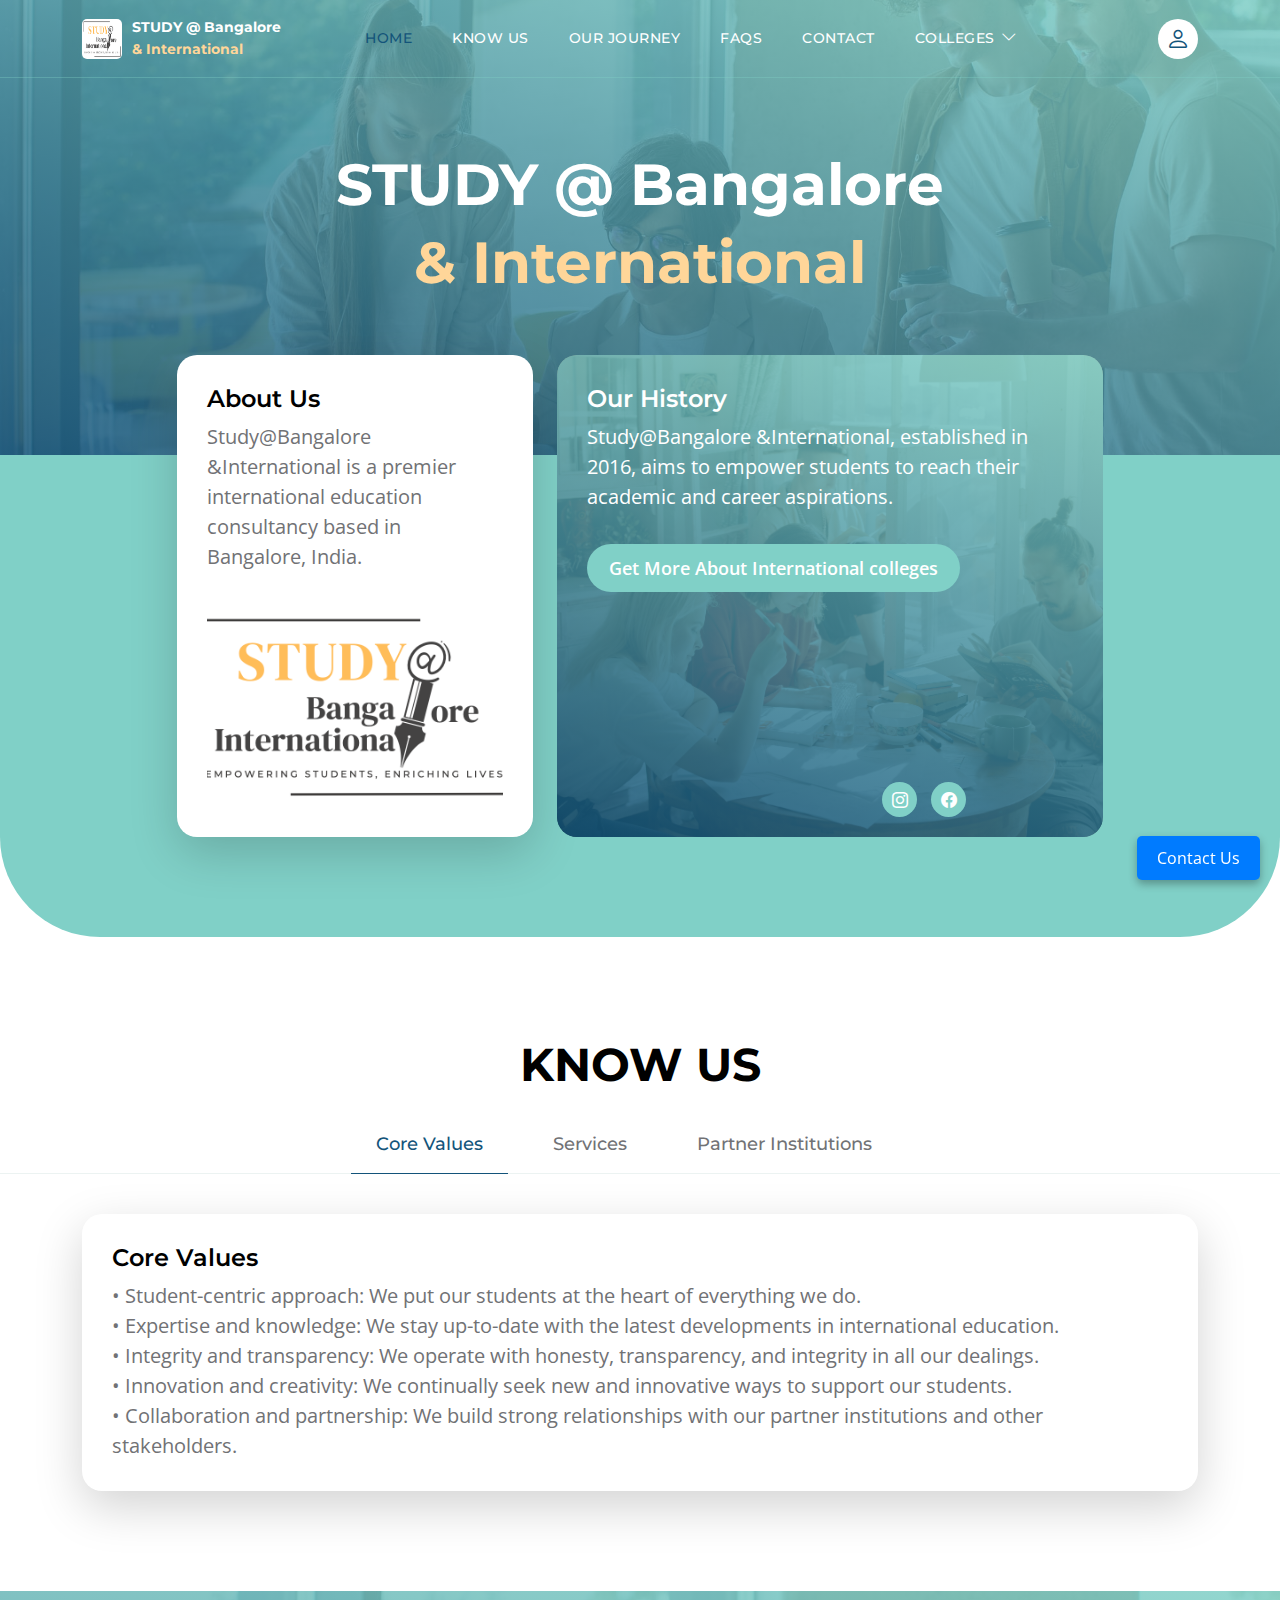
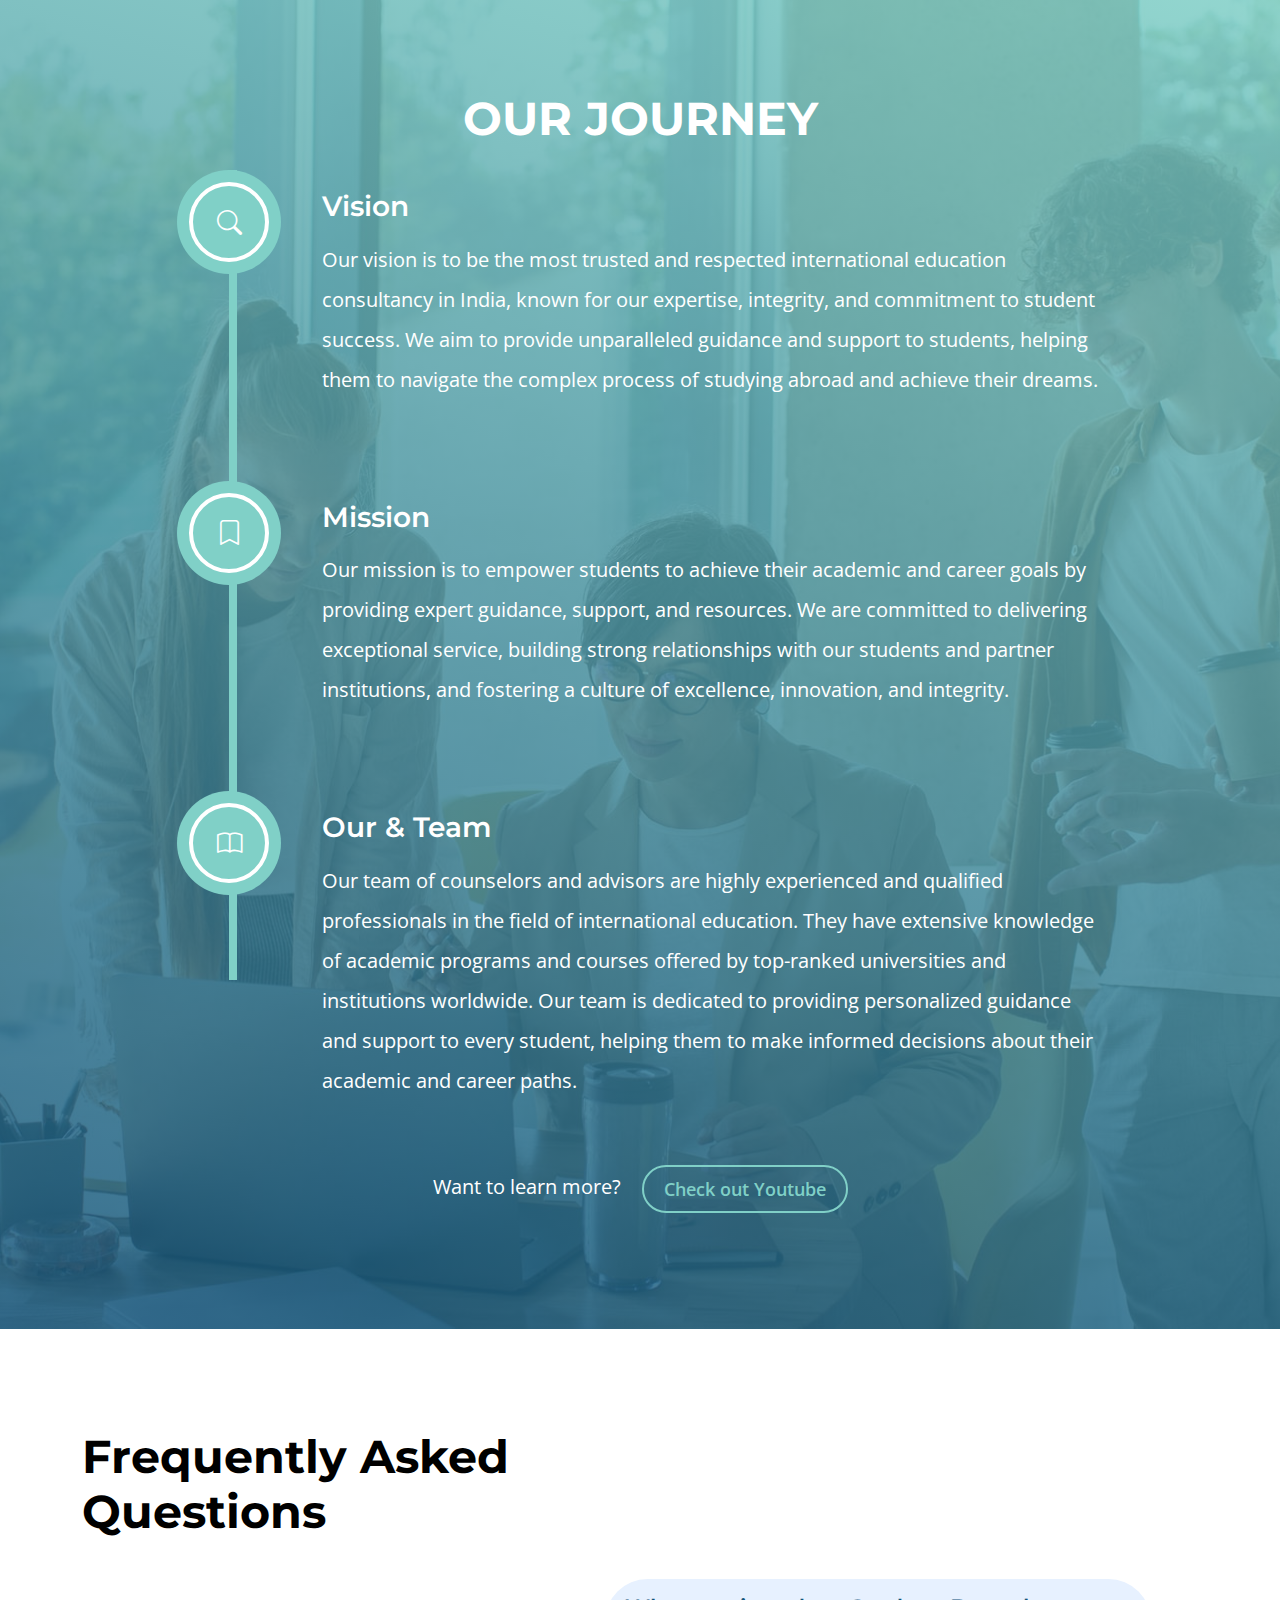
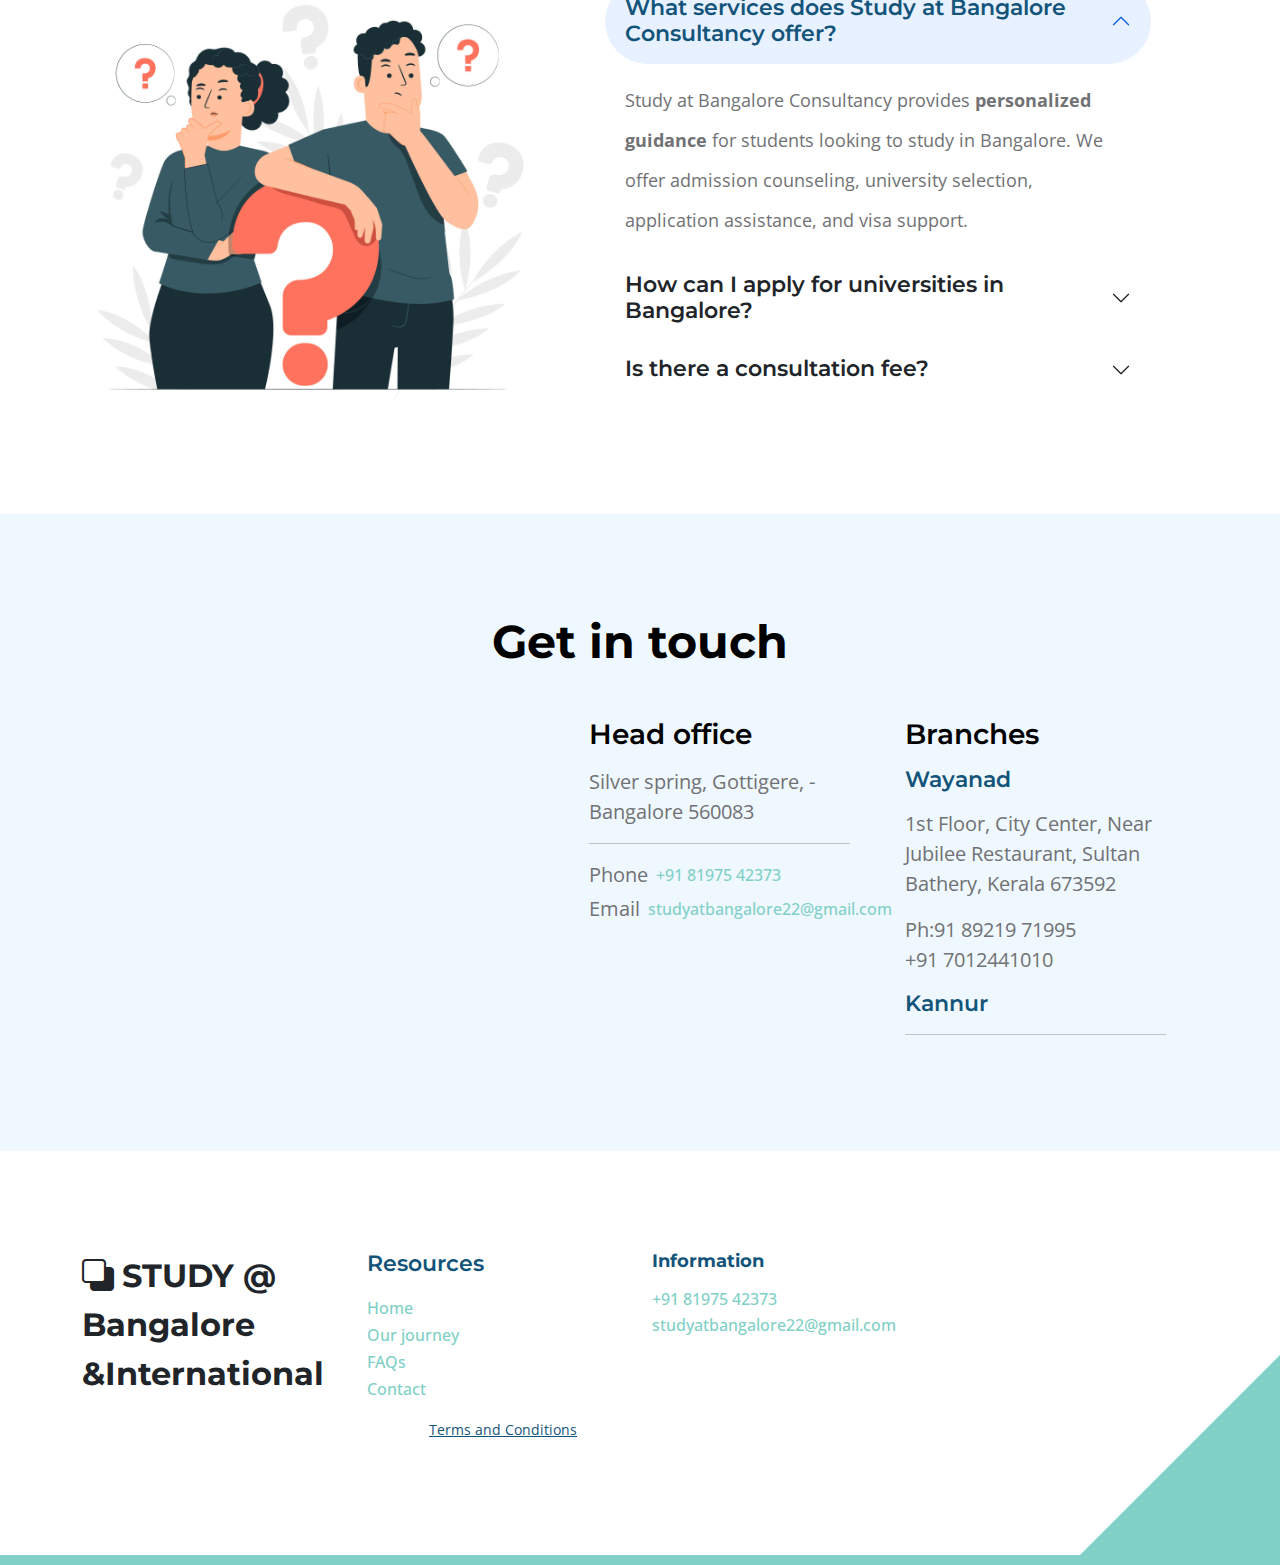
<file: index.html>
<!doctype html>
<html lang="en">
    <head>
        <style>
            /* Button Styling */
.contact-btn {
    position: fixed;
    bottom: 20px;
    right: 20px;
    background-color: #007bff;
    color: white;
    border: none;
    padding: 15px 25px;
    border-radius: 50%;
    font-size: 16px;
    cursor: pointer;
    box-shadow: 0 4px 8px rgba(0, 0, 0, 0.3);
    z-index: 1000;
}

/* Contact Form Styling */
.contact-form {
    display: none; /* Initially hidden */
    position: fixed;
    top: 50%;
    left: 50%;
    transform: translate(-50%, -50%);
    background-color: white;
    padding: 30px;
    border-radius: 10px;
    box-shadow: 0 4px 15px rgba(0, 0, 0, 0.2);
    z-index: 999;
    width: 400px;
}

.contact-form h4 {
    margin-bottom: 20px;
}

.contact-form label {
    display: block;
    margin-bottom: 8px;
}

.contact-form input,
.contact-form textarea {
    width: 100%;
    padding: 10px;
    margin-bottom: 15px;
    border: 1px solid #ccc;
    border-radius: 5px;
}

.contact-form button {
    background-color: #28a745;
    color: white;
    border: none;
    padding: 10px 20px;
    border-radius: 5px;
    cursor: pointer;
}

.contact-form .close-btn {
    background-color: #dc3545;
    margin-top: 10px;
    width: 100%;
}

/* Show the contact form */
.contact-form.show {
    display: block;
}
/* Contact Form Styling */
.contact-form {
    display: none; /* Initially hidden */
    position: fixed;
    top: 50%;
    left: 50%;
    transform: translate(-50%, -50%) scale(0); /* Start with a scale of 0 */
    background-color: #ffffff;
    padding: 30px;
    border-radius: 10px;
    box-shadow: 0 4px 15px rgba(0, 0, 0, 0.2);
    z-index: 999;
    width: 400px;
    opacity: 0; /* Initially hidden */
    transition: all 0.3s ease-in-out; /* Smooth transition */
    max-width: 100%;
    box-sizing: border-box;
}

/* Contact Form Visibility with Animation */
.contact-form.show {
    display: block;
    transform: translate(-50%, -50%) scale(1); /* Scale up to 1 */
    opacity: 1; /* Make the form visible */
}

/* Form Container */
.form-container {
    font-family: 'Arial', sans-serif;
}

/* Header Styling */
.contact-form h4 {
    font-size: 24px;
    margin-bottom: 20px;
    color: #333;
    text-align: center;
}

/* Form Group Styling */
.form-group {
    margin-bottom: 15px;
}

.form-group label {
    display: block;
    margin-bottom: 8px;
    font-weight: bold;
    color: #555;
}

.form-group input,
.form-group textarea {
    width: 100%;
    padding: 12px;
    border: 1px solid #ccc;
    border-radius: 5px;
    font-size: 16px;
    transition: border-color 0.3s ease;
}

.form-group input:focus,
.form-group textarea:focus {
    border-color: #007bff;
    outline: none;
}

/* Submit Button Styling */
.submit-btn {
    background-color: #007bff;
    color: white;
    border: none;
    padding: 12px 20px;
    border-radius: 5px;
    font-size: 16px;
    cursor: pointer;
    width: 100%;
    transition: background-color 0.3s ease;
}

.submit-btn:hover {
    background-color: #0056b3;
}

/* Close Button Styling */
.close-btn {
    background-color: #dc3545;
    color: white;
    padding: 10px 20px;
    border-radius: 5px;
    font-size: 16px;
    cursor: pointer;
    width: 100%;
    margin-top: 10px;
    transition: background-color 0.3s ease;
}

.close-btn:hover {
    background-color: #c82333;
}

/* Placeholder Styling */
input::placeholder,
textarea::placeholder {
    color: #aaa;
    font-style: italic;
}

/* Contact Form Responsive Design */
@media (max-width: 500px) {
    .contact-form {
        width: 90%;
    }
}
.contact-btn {
    padding: 10px 20px;
    font-size: 1rem;
    background-color: #007bff;
    color: white;
    border: none;
    border-radius: 5px;
    cursor: pointer;
    transition: background-color 0.3s ease;
}

.contact-btn:hover {
    background-color: #0056b3;
}

/* Responsive adjustments */
@media (max-width: 768px) {
    .contact-btn {
        padding: 8px 16px;
        font-size: 0.9rem;
    }
}

@media (max-width: 480px) {
    .contact-btn {
        padding: 6px 12px;
        font-size: 0.8rem;
    }
}





        </style>
        <meta charset="utf-8">
        <meta name="viewport" content="width=device-width, initial-scale=1">

        <meta name="description" content="">
        <meta name="author" content="">

        <title>Topic Listing Bootstrap 5 Template</title>

        <!-- CSS FILES -->        
        <link rel="preconnect" href="https://fonts.googleapis.com">
        
        <link rel="preconnect" href="https://fonts.gstatic.com" crossorigin>

        <link href="https://fonts.googleapis.com/css2?family=Montserrat:wght@500;600;700&family=Open+Sans&display=swap" rel="stylesheet">
                        
        <link href="css/bootstrap.min.css" rel="stylesheet">

        <link href="css/bootstrap-icons.css" rel="stylesheet">

        <link href="css/templatemo-topic-listing.css" rel="stylesheet">      
<!--

TemplateMo 590 topic listing

https://templatemo.com/tm-590-topic-listing

-->
    </head>
    
    <body id="top">

        <main>

            <nav class="navbar navbar-expand-lg">
                <div class="container">
                    <!-- Navbar Brand with Image -->
                    <a class="navbar-brand d-flex align-items-center" href="index.html">
                        <img src="images/study.png" alt="Study Logo" class="img-fluid" style="width: 40px; height: 40px; margin-right: 10px; border-radius: 5px;">
                        <span class="fw-bold" style="font-size: 0.9rem; color: white;">STUDY @ Bangalore<br/><span style="color: #FFD699;">& International</span></span>
                    </a>
                    
                    
                    
            
                    <!-- Mobile Icon -->
                    <div class="d-lg-none ms-auto me-4">
                        <a href="/contact.html" class="navbar-icon bi-person smoothscroll"></a>
                    </div>
            
                    <!-- Toggler Button -->
                    <button class="navbar-toggler" type="button" data-bs-toggle="collapse" data-bs-target="#navbarNav" aria-controls="navbarNav" aria-expanded="false" aria-label="Toggle navigation">
                        <span class="navbar-toggler-icon"></span>
                    </button>
            
                    <!-- Navigation Links -->
                    <div class="collapse navbar-collapse" id="navbarNav">
                        <ul class="navbar-nav ms-lg-5 me-lg-auto">
                            <li class="nav-item">
                                <a class="nav-link click-scroll" href="#section_1">Home</a>
                            </li>
                            <li class="nav-item">
                                <a class="nav-link click-scroll" href="#section_2">know us</a>
                            </li>
                            <li class="nav-item">
                                <a class="nav-link click-scroll" href="#section_3">our journey</a>
                            </li>
                            <li class="nav-item">
                                <a class="nav-link click-scroll" href="#section_4">FAQs</a>
                            </li>
                            <li class="nav-item">
                                <a class="nav-link " href="/contact.html">Contact</a>
                            </li>
                            <li class="nav-item dropdown">
                                <a class="nav-link dropdown-toggle" href="#" id="navbarLightDropdownMenuLink" role="button" data-bs-toggle="dropdown" aria-expanded="false">Colleges</a>
                                <ul class="dropdown-menu dropdown-menu-light" aria-labelledby="navbarLightDropdownMenuLink">
                                    <li><a class="dropdown-item" href="topics-listing.html">STUDY@INDIA</a></li>
                                    <li><a class="dropdown-item" href="topics-detail.html">STUDY@INTERNATIONAL</a></li>
                                </ul>
                            </li>
                        </ul>
            
                        <!-- Desktop Icon -->
                        <div class="d-none d-lg-block">
                            <a href="/contact.html" class="navbar-icon bi-person smoothscroll"></a>
                        </div>
                    </div>
                </div>
            </nav>
            <!-- Contact Button -->
            <button id="contactBtn" class="contact-btn">
                Contact Us
            </button>
            

<!-- Contact Form (Initially Hidden) -->
<div id="contactForm" class="contact-form">
    <div class="form-container">
        <h4>Contact Us</h4>
        <form action="https://formspree.io/f/xovvlnej" method="POST"  role="form" id="contactForm">
            <div class="form-group">
                <label for="name">Full Name:</label>
                <input type="text" id="name" name="name" required placeholder="Enter your full name">
            </div>

            <div class="form-group">
                <label for="email">Email Address:</label>
                <input type="email" id="email" name="email" required placeholder="Enter your email">
            </div>

            <div class="form-group">
                <label for="message">Your Message:</label>
                <textarea id="message" name="message" required placeholder="Write your message here"></textarea>
            </div>

            <div class="form-group">
                <button type="submit" class="submit-btn">Submit</button>
            </div>
        </form>
        <button id="closeForm" class="close-btn">Close</button>
    </div>
</div>


            

            <section class="hero-section d-flex justify-content-center align-items-center timeline-section " id="section_1">
                <div class="section-overlay"></div>
                <div class="container">
                    <div class="row">

                        <div class="col-lg-8 col-12 mx-auto">
                            <h1 class="text-white text-center">STUDY @ Bangalore</h1>

                            <h1 class="text-center" style="color: #FFD699;">& International</h1>





                            
                        </div>

                    </div>
                </div>
            </section>


            <section class="featured-section">
                <div class="container">
                    <div class="row justify-content-center">

                        <div class="col-lg-4 col-12 mb-4 mb-lg-0">
                            <div class="custom-block bg-white shadow-lg">
                                <a href="topics-detail.html">
                                    <div class="d-flex">
                                        <div>
                                            <h5 class="mb-2">About Us
                                            </h5>

                                            <p class="mb-0">Study@Bangalore &International is a premier international education consultancy based in Bangalore, India.
                                                </p>
                                        </div>

                                       
                                    </div>

                                    <img src="images/study.png" class="custom-block-image img-fluid" alt="">
                                </a>
                            </div>
                        </div>

                        <div class="col-lg-6 col-12">
                            <div class="custom-block custom-block-overlay">
                                <div class="d-flex flex-column h-100">
                                    <img src="images/pexels-cottonbro-4778621.jpg" class="custom-block-image img-fluid" alt="">

                                    <div class="custom-block-overlay-text d-flex">
                                        <div>
                                            <h5 class="text-white mb-2">Our History
                                            </h5>

                                            <p class="text-white">Study@Bangalore &International, established in 2016, aims to empower students to reach their academic and career aspirations.</p>

                                            <a href="topics-detail.html" class="btn custom-btn mt-2 mt-lg-3"> Get More About International colleges</a>
                                        </div>

                                       
                                    </div>

                                    <div class="social-share d-flex" style="margin-left: 200px;">
                                       

                                        <ul class="social-icon" style="margin-left: 90px;">
                                            <li class="social-icon-item">
                                                <a href="https://www.instagram.com/study.at.bangalore/profilecard/?igsh=MTByZGwyd2oxY2F5aA==" class="social-icon-link bi-instagram"></a>
                                            </li>
                                            

                                            <li class="social-icon-item">
                                                <a href="https://www.facebook.com/share/1Bi9DDzhCz/?mibextid=wwXIfr" class="social-icon-link bi-facebook"></a>
                                            </li>
                                        </ul>
                                    </div>

                                    <div class="section-overlay"></div>
                                </div>
                            </div>
                        </div>

                    </div>
                </div>
            </section>


            <section class="explore-section section-padding" id="section_2">
                <div class="container">

                        <div class="col-12 text-center">
                            <h2 class="mb-4">KNOW US</h1>
                        </div>

                    </div>
                </div>

                <div class="container-fluid">
                    <div class="row">
                        <ul class="nav nav-tabs" id="myTab" role="tablist">
                            <li class="nav-item" role="presentation">
                                <button class="nav-link active" id="design-tab" data-bs-toggle="tab" data-bs-target="#design-tab-pane" type="button" role="tab" aria-controls="design-tab-pane" aria-selected="true">Core Values</button>
                            </li>

                            <li class="nav-item" role="presentation">
                                <button class="nav-link" id="marketing-tab" data-bs-toggle="tab" data-bs-target="#marketing-tab-pane" type="button" role="tab" aria-controls="marketing-tab-pane" aria-selected="false">Services</button>
                            </li>

                            <li class="nav-item" role="presentation">
                                <button class="nav-link" id="finance-tab" data-bs-toggle="tab" data-bs-target="#finance-tab-pane" type="button" role="tab" aria-controls="finance-tab-pane" aria-selected="false">Partner Institutions
                                </button>
                            </li>

                          
                        </ul>
                    </div>
                </div>

                <div class="container">
                    <div class="row">

                        <div class="col-12">
                            <div class="tab-content" id="myTabContent">
                                <div class="tab-pane fade show active" id="design-tab-pane" role="tabpanel" aria-labelledby="design-tab" tabindex="0">
                                    <div class="row">
                                        <div class="col-lg-12 col-md-6 col-12 mb-4 mb-lg-0">
                                            <div class="custom-block bg-white shadow-lg">
                                                <a href="topics-detail.html">
                                                    <div class="d-flex">
                                                        <div>
                                                            <h5 class="mb-2">Core Values</h5>

                                                            <p class="mb-0">•⁠  ⁠Student-centric approach: We put our students at the heart of everything we do.<br/>
                                                                •⁠  ⁠Expertise and knowledge: We stay up-to-date with the latest developments in international education.<br/>
                                                                •⁠  ⁠Integrity and transparency: We operate with honesty, transparency, and integrity in all our dealings.<br/>
                                                                •⁠  ⁠Innovation and creativity: We continually seek new and innovative ways to support our students.<br/>
                                                                •⁠  ⁠Collaboration and partnership: We build strong relationships with our partner institutions and other stakeholders.
                                                                </p>
                                                        </div>

                                                        
                                                    </div>

                                                    
                                                </a>
                                            </div>
                                        </div>

                                        

                                      
                                    </div>
                                </div>

                                <div class="tab-pane fade" id="marketing-tab-pane" role="tabpanel" aria-labelledby="marketing-tab" tabindex="0">
                                    <div class="row">
                                        <div class="col-lg-12 col-md-6 col-12 mb-4 mb-lg-0">
                                            <div class="custom-block bg-white shadow-lg">
                                                <a href="topics-detail.html">
                                                    <div class="d-flex">
                                                        <div>
                                                            <h5 class="mb-2">Services</h5>

                                                            <p class="mb-0">•⁠ ⁠  ⁠University selection and application: We help students choose the right university and program, and assist with the application process.<br/>
                                                                •⁠  ⁠Course selection and career guidance: We provide guidance on course selection and career paths.<br/>
                                                                •⁠  ⁠Visa application and documentation: We assist with visa applications and documentation.<br/>
                                                                •⁠  ⁠Pre-departure briefing and orientation: We provide pre-departure briefings and orientation to prepare students for their studies abroad.<br/>
                                                                •⁠  ⁠Post-arrival support and assistance: We offer post-arrival support and assistance to help students settle into their new environment.
                                                                
                                                                </p>
                                                        </div>

                                                        
                                                    </div>

                                                    
                                                </a>
                                            </div>
                                        </div>

                                        

                                          
                                        </div>
                                  </div>

                                <div class="tab-pane fade" id="finance-tab-pane" role="tabpanel" aria-labelledby="finance-tab" tabindex="0">   <div class="row">
                                    <div class="col-lg-12 col-md-6 col-12 mb-4 mb-lg-0">
                                        <div class="custom-block bg-white shadow-lg">
                                            <a href="topics-detail.html">
                                                <div class="d-flex">
                                                    <div>
                                                        <h5 class="mb-2">Partner Institutions</h5>

                                                        <p class="mb-0">•⁠  ⁠Universities in the UK, USA, Australia, Canada, and Europe<br/>
                                                            •⁠  ⁠Top-ranked business schools and engineering institutions<br/>
                                                            •⁠  ⁠Leading arts and design colleges<br/>
                                                            •⁠  ⁠Renowned language schools and pathway providers
                                                            
                                                            </p>
                                                    </div>

                                                    
                                                </div>

                                                
                                            </a>
                                        </div>
                                    </div>

                                    </div>
                                </div>

                                <div class="tab-pane fade" id="music-tab-pane" role="tabpanel" aria-labelledby="music-tab" tabindex="0">
                                    <div class="row">
                                        <div class="col-lg-4 col-md-6 col-12 mb-4 mb-lg-3">
                                            <div class="custom-block bg-white shadow-lg">
                                                <a href="topics-detail.html">
                                                    <div class="d-flex">
                                                        <div>
                                                            <h5 class="mb-2">Composing Song</h5>

                                                            <p class="mb-0">Lorem Ipsum dolor sit amet consectetur</p>
                                                        </div>

                                                        <span class="badge bg-music rounded-pill ms-auto">45</span>
                                                    </div>

                                                    <img src="images/topics/undraw_Compose_music_re_wpiw.png" class="custom-block-image img-fluid" alt="">
                                                </a>
                                            </div>
                                        </div>

                                        <div class="col-lg-4 col-md-6 col-12 mb-4 mb-lg-3">
                                            <div class="custom-block bg-white shadow-lg">
                                                <a href="topics-detail.html">
                                                    <div class="d-flex">
                                                        <div>
                                                            <h5 class="mb-2">Online Music</h5>

                                                            <p class="mb-0">Lorem Ipsum dolor sit amet consectetur</p>
                                                        </div>

                                                      
                                                    </div>

                                                    <img src="images/topics/undraw_happy_music_g6wc.png" class="custom-block-image img-fluid" alt="">
                                                </a>
                                            </div>
                                        </div>

                                        <div class="col-lg-4 col-md-6 col-12">
                                            <div class="custom-block bg-white shadow-lg">
                                                <a href="topics-detail.html">
                                                    <div class="d-flex">
                                                        <div>
                                                            <h5 class="mb-2">Podcast</h5>

                                                            <p class="mb-0">Lorem Ipsum dolor sit amet consectetur</p>
                                                        </div>

                                                        <span class="badge bg-music rounded-pill ms-auto">20</span>
                                                    </div>

                                                    <img src="images/topics/undraw_Podcast_audience_re_4i5q.png" class="custom-block-image img-fluid" alt="">
                                                </a>
                                            </div>
                                        </div>
                                    </div>
                                </div>

                                <div class="tab-pane fade" id="education-tab-pane" role="tabpanel" aria-labelledby="education-tab" tabindex="0">
                                    <div class="row">
                                        <div class="col-lg-6 col-md-6 col-12 mb-4 mb-lg-3">
                                            <div class="custom-block bg-white shadow-lg">
                                                <a href="topics-detail.html">
                                                    <div class="d-flex">
                                                        <div>
                                                            <h5 class="mb-2">Graduation</h5>

                                                            <p class="mb-0">Lorem Ipsum dolor sit amet consectetur</p>
                                                        </div>

                                                        <span class="badge bg-education rounded-pill ms-auto">80</span>
                                                    </div>

                                                    <img src="images/topics/undraw_Graduation_re_gthn.png" class="custom-block-image img-fluid" alt="">
                                                </a>
                                            </div>
                                        </div>

                                        <div class="col-lg-6 col-md-6 col-12">
                                            <div class="custom-block bg-white shadow-lg">
                                                <a href="topics-detail.html">
                                                    <div class="d-flex">
                                                        <div>
                                                            <h5 class="mb-2">Educator</h5>

                                                            <p class="mb-0">Lorem Ipsum dolor sit amet consectetur</p>
                                                        </div>

                                                        <span class="badge bg-education rounded-pill ms-auto">75</span>
                                                    </div>

                                                    <img src="images/topics/undraw_Educator_re_ju47.png" class="custom-block-image img-fluid" alt="">
                                                </a>
                                            </div>
                                        </div>
                                    </div>
                                </div>
                            </div>

                    </div>
                </div>
            </section>


            <section class="timeline-section section-padding" id="section_3">
                <div class="section-overlay"></div>

                <div class="container">
                    <div class="row">

                        <div class="col-12 text-center">
                            <h2 class="text-white mb-4">OUR JOURNEY</h1>
                        </div>

                        <div class="col-lg-10 col-12 mx-auto">
                            <div class="timeline-container">
                                <ul class="vertical-scrollable-timeline" id="vertical-scrollable-timeline">
                                    <div class="list-progress">
                                        <div class="inner"></div>
                                    </div>

                                    <li>
                                        <h4 class="text-white mb-3">Vision</h4>

                                        <p class="text-white">Our vision is to be the most trusted and respected international education consultancy in India, known for our expertise, integrity, and commitment to student success. We aim to provide unparalleled guidance and support to students, helping them to navigate the complex process of studying abroad and achieve their dreams.
                                        </p>

                                        <div class="icon-holder">
                                          <i class="bi-search"></i>
                                        </div>
                                    </li>
                                    
                                    <li>
                                        <h4 class="text-white mb-3">Mission</h4>

                                        <p class="text-white">Our mission is to empower students to achieve their academic and career goals by providing expert guidance, support, and resources. We are committed to delivering exceptional service, building strong relationships with our students and partner institutions, and fostering a culture of excellence, innovation, and integrity.
                                        </p>

                                        <div class="icon-holder">
                                          <i class="bi-bookmark"></i>
                                        </div>
                                    </li>

                                    <li>
                                        <h4 class="text-white mb-3">Our &amp; Team</h4>

                                        <p class="text-white">Our team of counselors and advisors are highly experienced and qualified professionals in the field of international education. They have extensive knowledge of academic programs and courses offered by top-ranked universities and institutions worldwide. Our team is dedicated to providing personalized guidance and support to every student, helping them to make informed decisions about their academic and career paths.
                                        </p>

                                        <div class="icon-holder">
                                          <i class="bi-book"></i>
                                        </div>
                                    </li>
                                </ul>
                            </div>
                        </div>

                        <div class="col-12 text-center mt-5">
                            <p class="text-white">
                                Want to learn more?
                                <a href="https://www.youtube.com/channel/UCRJ0ZG1Ue06vh4ijqoyJSXQ" class="btn custom-btn custom-border-btn ms-3">Check out Youtube</a>
                            </p>
                        </div>
                    </div>
                </div>
            </section>


            <section class="faq-section section-padding" id="section_4">
                <div class="container">
                    <div class="row">
            
                        <div class="col-lg-6 col-12">
                            <h2 class="mb-4">Frequently Asked Questions</h2>
                        </div>
            
                        <div class="clearfix"></div>
            
                        <div class="col-lg-5 col-12">
                            <img src="images/faq_graphic.jpg" class="img-fluid" alt="FAQs">
                        </div>
            
                        <div class="col-lg-6 col-12 m-auto">
                            <div class="accordion" id="accordionExample">
                                <div class="accordion-item">
                                    <h2 class="accordion-header" id="headingOne">
                                        <button class="accordion-button" type="button" data-bs-toggle="collapse" data-bs-target="#collapseOne" aria-expanded="true" aria-controls="collapseOne">
                                        What services does Study at Bangalore Consultancy offer?
                                        </button>
                                    </h2>
            
                                    <div id="collapseOne" class="accordion-collapse collapse show" aria-labelledby="headingOne" data-bs-parent="#accordionExample">
                                        <div class="accordion-body">
                                            Study at Bangalore Consultancy provides <strong>personalized guidance</strong> for students looking to study in Bangalore. We offer admission counseling, university selection, application assistance, and visa support.
                                        </div>
                                    </div>
                                </div>
            
                                <div class="accordion-item">
                                    <h2 class="accordion-header" id="headingTwo">
                                        <button class="accordion-button collapsed" type="button" data-bs-toggle="collapse" data-bs-target="#collapseTwo" aria-expanded="false" aria-controls="collapseTwo">
                                        How can I apply for universities in Bangalore?
                                        </button>
                                    </h2>
            
                                    <div id="collapseTwo" class="accordion-collapse collapse" aria-labelledby="headingTwo" data-bs-parent="#accordionExample">
                                        <div class="accordion-body">
                                            You can start by contacting our team for a free consultation. We will help you <strong>shortlist universities</strong> based on your academic background, interests, and career goals.
                                        </div>
                                    </div>
                                </div>
            
                                <div class="accordion-item">
                                    <h2 class="accordion-header" id="headingThree">
                                        <button class="accordion-button collapsed" type="button" data-bs-toggle="collapse" data-bs-target="#collapseThree" aria-expanded="false" aria-controls="collapseThree">
                                        Is there a consultation fee?
                                        </button>
                                    </h2>
            
                                    <div id="collapseThree" class="accordion-collapse collapse" aria-labelledby="headingThree" data-bs-parent="#accordionExample">
                                        <div class="accordion-body">
                                            Our <strong>initial consultation</strong> is free of charge. For premium services, including full admission and visa assistance, we have affordable packages tailored to your needs.
                                        </div>
                                    </div>
                                </div>
                            </div>
                        </div>
            
                    </div>
                </div>
            </section>
            


            <section class="contact-section section-padding section-bg" id="section_5">
                <div class="container">
                    <div class="row">

                        <div class="col-lg-12 col-12 text-center">
                            <h2 class="mb-5">Get in touch</h2>
                        </div>

                        <div class="col-lg-5 col-12 mb-4 mb-lg-0">
                            <iframe class="google-map" src="https://www.google.com/maps/embed?pb=!1m18!1m12!1m3!1d62232.7761987277!2d77.54165774863283!3d12.872411600000005!2m3!1f0!2f0!3f0!3m2!1i1024!2i768!4f13.1!3m3!1m2!1s0x3bae6b2de06f5c9f%3A0x4397010369a3ae21!2sSilver%20Spring%20Apartment!5e0!3m2!1sen!2sin!4v1735539312933!5m2!1sen!2sin" width="100%" height="250" style="border:0;" allowfullscreen="" loading="lazy" referrerpolicy="no-referrer-when-downgrade"></iframe>
                        </div>

                        <div class="col-lg-3 col-md-6 col-12 mb-3 mb-lg- mb-md-0 ms-auto">
                            <h4 class="mb-3">Head office</h4>

                            <p>
                                Silver spring, Gottigere, - 
                                Bangalore 560083
                                </p>

                            <hr>

                            <p class="d-flex align-items-center mb-1">
                                <span class="me-2">Phone</span>

                                <a href="tel: 305-240-9671" class="site-footer-link">
                                    +91 81975 42373
                                </a>
                            </p>

                            <p class="d-flex align-items-center">
                                <span class="me-2">Email</span>

                                <a href="mailto:info@company.com" class="site-footer-link">
                                    studyatbangalore22@gmail.com
                                </a>
                            </p>
                        </div>

                        <div class="col-lg-3 col-md-6 col-12 mx-auto">
                            <h4 class="mb-3">Branches</h4>

                            <h6 class="mb-3">Wayanad</h6>
                            <p >
    1st Floor, City Center, Near Jubilee Restaurant, Sultan Bathery, Kerala 673592
</p>
<p>Ph:91 89219 71995<br/>
      +91 7012441010</p>


                            <h6 class="mb-3">Kannur</h6>

                            <hr>

                           
                        </div>

                    </div>
                </div>
            </section>
        </main>

<footer class="site-footer section-padding">
            <div class="container">
                <div class="row">

                    <div class="col-lg-3 col-12 mb-4 pb-2">
                        <a class="navbar-brand mb-2" href="index.html">
                            <i class="bi-back"></i>
                            <span>STUDY @ <br/>Bangalore<br/>&International</span>
                        </a>
                    </div>

                    <div class="col-lg-3 col-md-4 col-6">
                        <h6 class="site-footer-title mb-3">Resources</h6>

                        <ul class="site-footer-links">
                            <li class="site-footer-link-item">
                                <a href="#" class="site-footer-link">Home</a>
                            </li>

                            <li class="site-footer-link-item">
                                <a href="#section_3" class="site-footer-link">Our journey</a>
                            </li>

                            <li class="site-footer-link-item">
                                <a href="#section_4" class="site-footer-link">FAQs</a>
                            </li>

                            <li class="site-footer-link-item">
                                <a href="/contact.html" class="site-footer-link">Contact</a>
                            </li>
                            <li class="site-footer-link-item">
                                <p class="text-white" style="font-size: 14px;">
                                    We are glad to have you here. Please read our 
                                    <a href="termsAndConditionS.html" target="_blank" style="text-decoration: underline;">Terms and Conditions</a>.
                                </p>
                            </li>
                            
                        </ul>
                    </div>

                    <div class="col-lg-3 col-md-4 col-6 mb-4 mb-lg-0" style="margin-right: 10px;">
                        <h6 class="site-footer-title mb-3" style="font-size: 18px; font-weight: bold;">Information</h6>
                    
                        <p class="text-white mb-1" style="font-size: 14px;">
                            <a href="tel:+918197542373" class="site-footer-link" style=" text-decoration: none;">
                                +91 81975 42373
                            </a>
                        </p>
                    
                        <p class="text-white mb-3" style="font-size: 14px;">
                            <a href="mailto:studyatbangalore22@gmail.com" class="site-footer-link" style=" text-decoration: none;">
                                studyatbangalore22@gmail.com
                            </a>
                        </p>
                    
                        <p class="text-white mb-1" style="font-size: 16px;">
                            <strong>Welcome to Study @ Bangalore & International!</strong>
                        </p>
                    
                       
                    </div>
                    

                   

                </div>
            </div>
        </footer>


        <!-- JAVASCRIPT FILES -->
        <script src="js/jquery.min.js"></script>
        <script src="js/bootstrap.bundle.min.js"></script>
        <script src="js/jquery.sticky.js"></script>
        <script src="js/click-scroll.js"></script>
        <script src="js/custom.js"></script>
        <script>
            // Get elements
const contactBtn = document.getElementById('contactBtn');
const contactForm = document.getElementById('contactForm');
const closeForm = document.getElementById('closeForm');

// Show contact form when button is clicked
contactBtn.addEventListener('click', () => {
    contactForm.classList.add('show');
});

// Close the contact form when close button is clicked
closeForm.addEventListener('click', () => {
    contactForm.classList.remove('show');
});

const form = document.querySelector('.contact-form');
            const successMessage = document.getElementById('successMessage');
    
            form.addEventListener('submit', function(e) {
                // Additional client-side handling if needed
                form.addEventListener('formspree-submit-response', function() {
                    form.reset();
                    successMessage.style.display = 'block';
                    setTimeout(() => {
                        successMessage.style.display = 'none';
                    }, 5000);
                });
            });
            



            document.getElementById('contactForm').addEventListener('submit', function(event) {
    if (!this.checkValidity()) {
        event.preventDefault();
        event.stopPropagation();
    }
    
    this.classList.add('was-validated');
    
    // If form is valid, show success message after Formspree submission
    if (this.checkValidity()) {
        const successMessage = document.getElementById('successMessage');
        this.addEventListener('formspree-submit-response', function() {
            this.reset();
            this.classList.remove('was-validated');
            successMessage.style.display = 'block';
            setTimeout(() => {
                successMessage.style.display = 'none';
            }, 5000);
        });
    }
});

// Real-time phone number validation
document.getElementById('phone').addEventListener('input', function(e) {
    let value = e.target.value.replace(/\D/g, ''); // Remove non-digits
    if (value.length > 10) value = value.slice(0, 10); // Limit to 10 digits
    e.target.value = value;
});

// Real-time age validation
document.getElementById('age').addEventListener('input', function(e) {
    let value = parseInt(e.target.value);
    if (value > 100) e.target.value = 100;
});

        </script>

    </body>
</html>
</file>
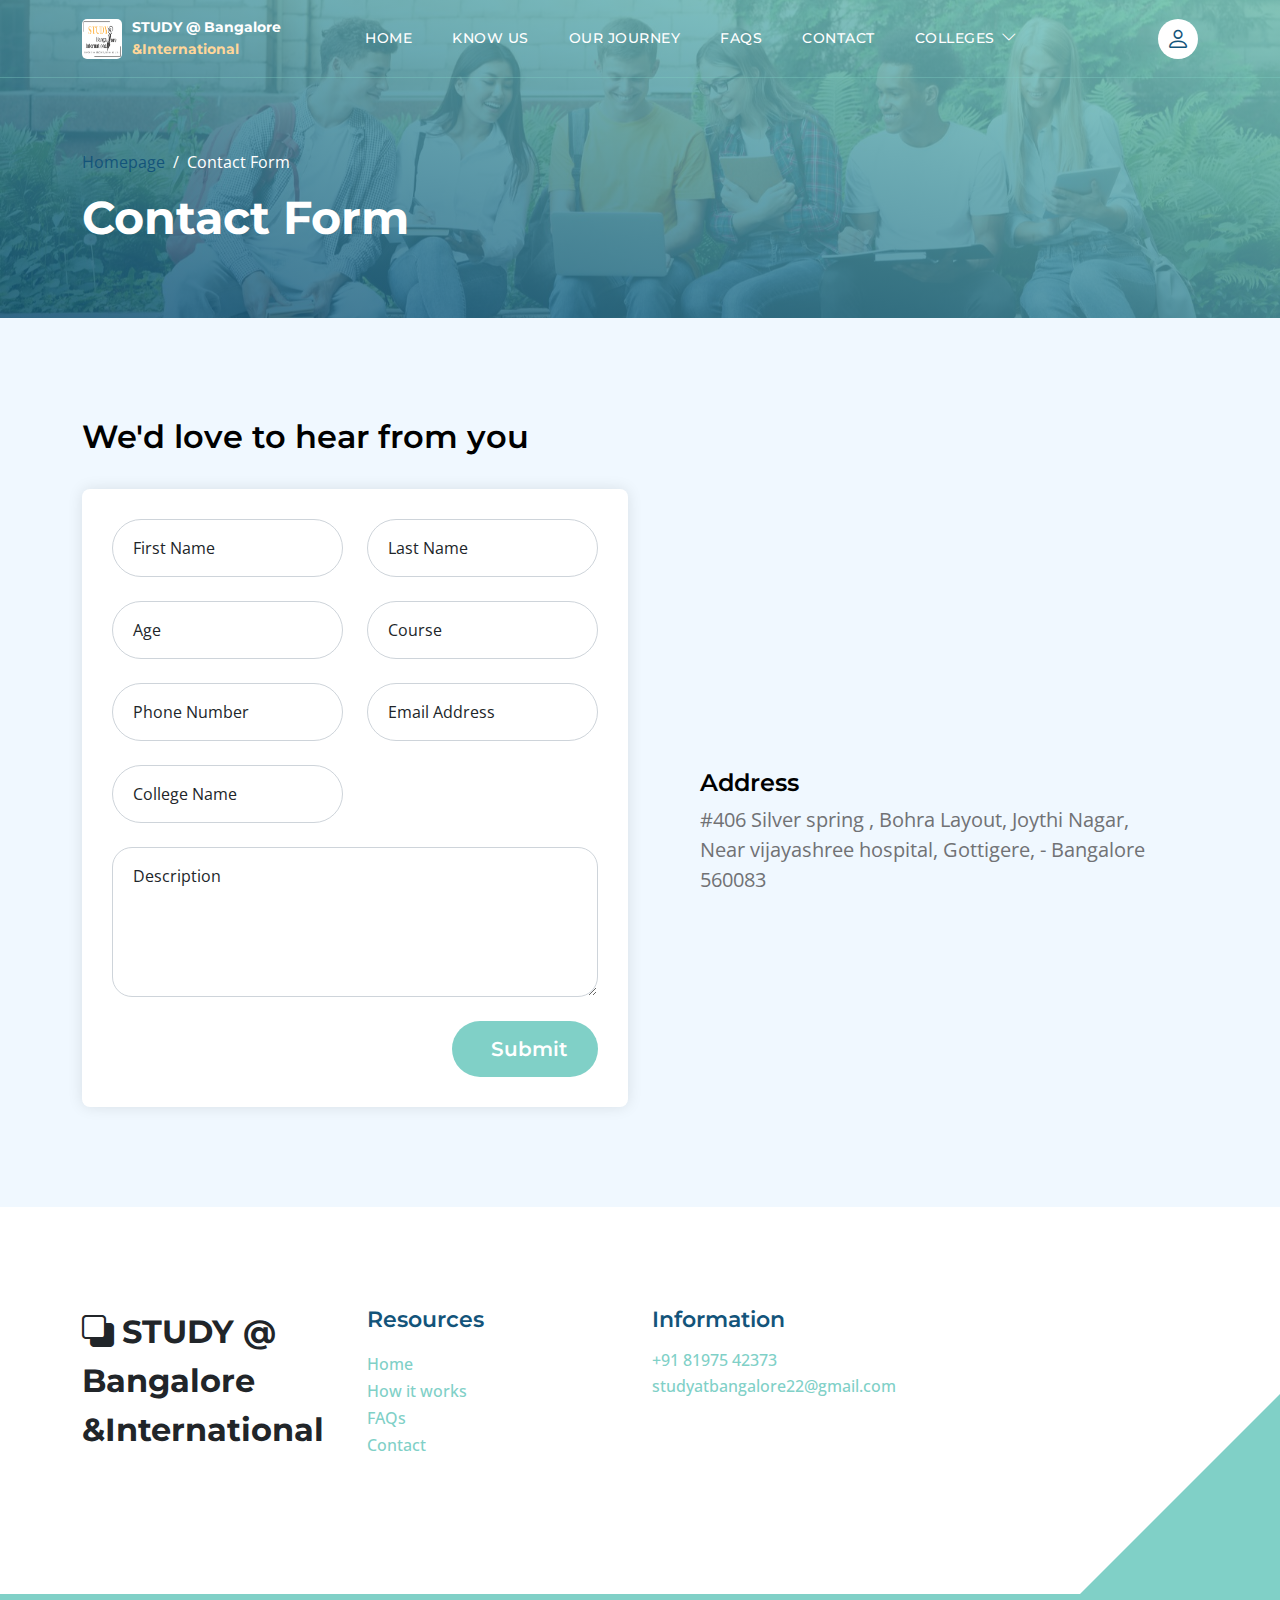
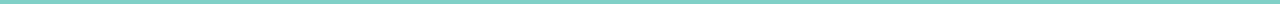
<file: contact.html>
<!doctype html>
<html lang="en">
    <head>
        <link href="https://cdn.jsdelivr.net/npm/bootstrap@5.3.0/dist/css/bootstrap.min.css" rel="stylesheet">
        <style>
            .custom-form {
                padding: 30px;
                background-color: #ffffff;
                border-radius: 8px;
                box-shadow: 0 0 15px rgba(0,0,0,0.1);
            }
    
            .form-floating {
                margin-bottom: 15px;
            }
    
            .form-control:focus {
                border-color: #4CAF50;
                box-shadow: 0 0 0 0.2rem rgba(76,175,80,0.25);
            }
    
            button[type="submit"] {
                padding: 12px;
                transition: all 0.3s ease;
            }
    
            button[type="submit"]:hover {
                background-color: #45a049;
            }
    
            .success-message {
                display: none;
                color: #4CAF50;
                margin-top: 15px;
                text-align: center;
            }
            .custom-form .form-control.is-invalid {
    border-color: #dc3545;
    padding-right: calc(1.5em + 0.75rem);
    background-image: url("data:image/svg+xml,%3csvg xmlns='http://www.w3.org/2000/svg' viewBox='0 0 12 12' width='12' height='12' fill='none' stroke='%23dc3545'%3e%3ccircle cx='6' cy='6' r='4.5'/%3e%3cpath stroke-linejoin='round' d='M5.8 3.6h.4L6 6.5z'/%3e%3ccircle cx='6' cy='8.2' r='.6' fill='%23dc3545' stroke='none'/%3e%3c/svg%3e");
    background-repeat: no-repeat;
    background-position: right calc(0.375em + 0.1875rem) center;
    background-size: calc(0.75em + 0.375rem) calc(0.75em + 0.375rem);
}

.invalid-feedback {
    display: none;
    color: #dc3545;
    font-size: 0.875em;
    margin-top: 0.25rem;
}

.form-control.is-invalid ~ .invalid-feedback {
    display: block;
}

.success-message {
    display: none;
    color: #198754;
    text-align: center;
    padding: 10px;
    margin-top: 15px;
    width: 100%;
}
        </style>
        <meta charset="utf-8">
        <meta name="viewport" content="width=device-width, initial-scale=1">

        <meta name="description" content="">
        <meta name="author" content="">

        <title>Topic Listing Contact Page</title>

        <!-- CSS FILES -->        
        <link rel="preconnect" href="https://fonts.googleapis.com">
        
        <link rel="preconnect" href="https://fonts.gstatic.com" crossorigin>

        <link href="https://fonts.googleapis.com/css2?family=Montserrat:wght@500;600;700&family=Open+Sans&display=swap" rel="stylesheet">
                        
        <link href="css/bootstrap.min.css" rel="stylesheet">

        <link href="css/bootstrap-icons.css" rel="stylesheet">

        <link href="css/templatemo-topic-listing.css" rel="stylesheet">
<!--

TemplateMo 590 topic listing

https://templatemo.com/tm-590-topic-listing

-->

    </head>
    
    <body class="topics-listing-page" id="top">

        <main>

            <nav class="navbar navbar-expand-lg">
                <div class="container">
                    <a class="navbar-brand d-flex align-items-center" href="index.html">
                        <img src="images/study.png" alt="Study Logo" class="img-fluid" style="width: 40px; height: 40px; margin-right: 10px; border-radius: 5px;">
                        <span class="fw-bold" style="font-size: 0.9rem; color: white;">STUDY @ Bangalore<br/><span style="color: #FFD699;">&International</span></span>
                    </a>
                    <div class="d-lg-none ms-auto me-4">
                        <a href="#top" class="navbar-icon bi-person smoothscroll"></a>
                    </div>
    
                    <button class="navbar-toggler" type="button" data-bs-toggle="collapse" data-bs-target="#navbarNav" aria-controls="navbarNav" aria-expanded="false" aria-label="Toggle navigation">
                        <span class="navbar-toggler-icon"></span>
                    </button>
    
                    <div class="collapse navbar-collapse" id="navbarNav">
                        <ul class="navbar-nav ms-lg-5 me-lg-auto">
                            <li class="nav-item">
                                <a class="nav-link click-scroll" href="index.html#section_1">Home</a>
                            </li>

                            <li class="nav-item">
                                <a class="nav-link click-scroll" href="index.html#section_2">know us</a>
                            </li>
    
                            <li class="nav-item">
                                <a class="nav-link click-scroll" href="index.html#section_3">our journey</a>
                            </li>

                            <li class="nav-item">
                                <a class="nav-link click-scroll" href="index.html#section_4">FAQs</a>
                            </li>
    
                            <li class="nav-item">
                                <a class="nav-link click-scroll" href="index.html#section_5">Contact</a>
                            </li>

                            <li class="nav-item dropdown">
                                <a class="nav-link dropdown-toggle" href="#section_5" id="navbarLightDropdownMenuLink" role="button" data-bs-toggle="dropdown" aria-expanded="false">COLLEGES</a>

                                <ul class="dropdown-menu dropdown-menu-light" aria-labelledby="navbarLightDropdownMenuLink">
                                    <li><a class="dropdown-item" href="topics-listing.html">STUDY@INDIA</a></li>

                                    <li><a class="dropdown-item active" href="topics-detail.html">STUDY@INTERNATIONAL</a></li>
                                </ul>
                            </li>
                        </ul>

                        <div class="d-none d-lg-block">
                            <a href="#top" class="navbar-icon bi-person smoothscroll"></a>
                        </div>
                    </div>
                </div>
            </nav>


            <header class="site-header d-flex flex-column justify-content-center align-items-center timeline-sections">
                <div class="section-overlay"></div>
                <div class="container">
                    <div class="row align-items-center">

                        <div class="col-lg-5 col-12">
                            <nav aria-label="breadcrumb">
                                <ol class="breadcrumb">
                                    <li class="breadcrumb-item"><a href="index.html">Homepage</a></li>

                                    <li class="breadcrumb-item active" aria-current="page">Contact Form</li>
                                </ol>
                            </nav>

                            <h2 class="text-white ">Contact Form</h2>
                        </div>

                    </div>
                </div>
            </header>


            <section class="section-padding section-bg">
                <div class="container">
                    <div class="row">

                        <div class="col-lg-12 col-12">
                            <h3 class="mb-4 pb-2">We'd love to hear from you</h3>
                        </div>

                        <div class="col-lg-6 col-12">
                            <form action="https://formspree.io/f/xovvlnej" method="POST" class="custom-form contact-form" role="form" id="contactForm">
                                <div class="row">
                                    <div class="col-lg-6 col-md-6 col-12">
                                        <div class="form-floating">
                                            <input type="text" name="first_name" id="first_name" class="form-control" placeholder="First Name" 
                                                   required pattern="[A-Za-z ]{2,50}" 
                                                   title="Please enter a valid name (2-50 characters, letters only)">
                                            <label for="first_name">First Name</label>
                                            <div class="invalid-feedback">Please enter a valid first name (2-50 characters, letters only)</div>
                                        </div>
                                    </div>
                                    
                                    <div class="col-lg-6 col-md-6 col-12">
                                        <div class="form-floating">
                                            <input type="text" name="last_name" id="last_name" class="form-control" placeholder="Last Name" 
                                                   required pattern="[A-Za-z ]{2,50}"
                                                   title="Please enter a valid name (2-50 characters, letters only)">
                                            <label for="last_name">Last Name</label>
                                            <div class="invalid-feedback">Please enter a valid last name (2-50 characters, letters only)</div>
                                        </div>
                                    </div>
                                    
                                    <div class="col-lg-6 col-md-6 col-12">
                                        <div class="form-floating">
                                            <input type="number" name="age" id="age" class="form-control" placeholder="Age" 
                                                   
                                                   title="Please enter an age between 15 and 100">
                                            <label for="age">Age</label>
                                            <div class="invalid-feedback">Please enter a valid age between 15 and 100</div>
                                        </div>
                                    </div>
                                    
                                    <div class="col-lg-6 col-md-6 col-12">
                                        <div class="form-floating">
                                            <input type="text" name="course" id="course" class="form-control" placeholder="Course" 
                                                   required minlength="2" maxlength="100"
                                                   title="Please enter a valid course name (2-100 characters)">
                                            <label for="course">Course</label>
                                            <div class="invalid-feedback">Please enter a valid course name (2-100 characters)</div>
                                        </div>
                                    </div>
                                    
                                    <div class="col-lg-6 col-md-6 col-12">
                                        <div class="form-floating">
                                            <input type="tel" name="phone" id="phone" class="form-control" placeholder="Phone Number" 
                                                   required pattern="[6-9][0-9]{9}"
                                                   title="Please enter a valid 10-digit phone number starting with 6-9">
                                            <label for="phone">Phone Number</label>
                                            <div class="invalid-feedback">Please enter a valid 10-digit phone number starting with 6-9</div>
                                        </div>
                                    </div>
                                    
                                    <div class="col-lg-6 col-md-6 col-12">
                                        <div class="form-floating">
                                            <input type="email" name="email" id="email" class="form-control" placeholder="Email Address" 
                                                   required pattern="[a-z0-9._%+-]+@[a-z0-9.-]+\.[a-z]{2,}$"
                                                   title="Please enter a valid email address">
                                            <label for="email">Email Address</label>
                                            <div class="invalid-feedback">Please enter a valid email address</div>
                                        </div>
                                    </div>
                                    
                                    <div class="col-lg-6 col-md-6 col-12">
                                        <div class="form-floating">
                                            <input type="text" name="college_name" id="college_name" class="form-control" placeholder="College Name" 
                                                   required minlength="3" maxlength="100"
                                                   title="Please enter a valid college name (3-100 characters)">
                                            <label for="college_name">College Name</label>
                                            <div class="invalid-feedback">Please enter a valid college name (3-100 characters)</div>
                                        </div>
                                    </div>
                                    
                                    <div class="col-lg-12 col-12">
                                        <div class="form-floating">
                                            <textarea class="form-control" id="description" name="description" placeholder="Describe your query or additional details" 
                                                      required minlength="10" maxlength="500"
                                                      title="Please enter a description (10-500 characters)"></textarea>
                                            <label for="description">Description</label>
                                            <div class="invalid-feedback">Please enter a description (minimum 10 characters)</div>
                                        </div>
                                    </div>
                                    
                                    <div class="col-lg-4 col-12 ms-auto">
                                        <button type="submit" class="form-control">Submit</button>
                                    </div>
                                    <div class="success-message" id="successMessage">
                                        Thank you for your submission! We'll get back to you soon.
                                    </div>
                                </div>
                            </form>
                        </div>

                        <div class="col-lg-5 col-12 mx-auto mt-5 mt-lg-0">
                            <iframe class="google-map" src="https://www.google.com/maps/embed?pb=!1m18!1m12!1m3!1d62232.7761987277!2d77.54165774863283!3d12.872411600000005!2m3!1f0!2f0!3f0!3m2!1i1024!2i768!4f13.1!3m3!1m2!1s0x3bae6b2de06f5c9f%3A0x4397010369a3ae21!2sSilver%20Spring%20Apartment!5e0!3m2!1sen!2sin!4v1735539312933!5m2!1sen!2sin" width="100%" height="250" style="border:0;" allowfullscreen="" loading="lazy" referrerpolicy="no-referrer-when-downgrade"></iframe>

                            <h5 class="mt-4 mb-2">Address</h5>

                            <p>#406 Silver spring , Bohra Layout, Joythi Nagar, Near vijayashree hospital, Gottigere, - Bangalore 560083</p>
                        </div>

                    </div>
                </div>
            </section>
        </main>

        <footer class="site-footer section-padding">
            <div class="container">
                <div class="row">

                    <div class="col-lg-3 col-12 mb-4 pb-2">
                        <a class="navbar-brand mb-2" href="index.html">
                            <i class="bi-back"></i>
                            <span>STUDY @ <br/>Bangalore<br/>&International</span>
                        </a>
                    </div>

                    <div class="col-lg-3 col-md-4 col-6">
                        <h6 class="site-footer-title mb-3">Resources</h6>

                        <ul class="site-footer-links">
                            <li class="site-footer-link-item">
                                <a href="#" class="site-footer-link">Home</a>
                            </li>

                            <li class="site-footer-link-item">
                                <a href="#" class="site-footer-link">How it works</a>
                            </li>

                            <li class="site-footer-link-item">
                                <a href="#" class="site-footer-link">FAQs</a>
                            </li>

                            <li class="site-footer-link-item">
                                <a href="#" class="site-footer-link">Contact</a>
                            </li>
                        </ul>
                    </div>

                    <div class="col-lg-3 col-md-4 col-6 mb-4 mb-lg-0" style="margin-right: 10px;">
                        <h6 class="site-footer-title mb-3">Information</h6>

                        <p class="text-white d-flex mb-1">
                            <a href="tel: 305-240-9671" class="site-footer-link">
                                +91 81975 42373
                            </a>
                        </p>

                        <p class="text-white d-flex">
                            <a href="mailto:info@company.com" class="site-footer-link">
                                studyatbangalore22@gmail.com
                            </a>
                        </p>
                    </div>

                   

                </div>
            </div>
        </footer>
        <script src="https://cdn.jsdelivr.net/npm/bootstrap@5.3.0/dist/js/bootstrap.bundle.min.js"></script>
        <script>
            
            const form = document.querySelector('.contact-form');
            const successMessage = document.getElementById('successMessage');
    
            form.addEventListener('submit', function(e) {
                // Additional client-side handling if needed
                form.addEventListener('formspree-submit-response', function() {
                    form.reset();
                    successMessage.style.display = 'block';
                    setTimeout(() => {
                        successMessage.style.display = 'none';
                    }, 5000);
                });
            });
            



            document.getElementById('contactForm').addEventListener('submit', function(event) {
    if (!this.checkValidity()) {
        event.preventDefault();
        event.stopPropagation();
    }
    
    this.classList.add('was-validated');
    
    // If form is valid, show success message after Formspree submission
    if (this.checkValidity()) {
        const successMessage = document.getElementById('successMessage');
        this.addEventListener('formspree-submit-response', function() {
            this.reset();
            this.classList.remove('was-validated');
            successMessage.style.display = 'block';
            setTimeout(() => {
                successMessage.style.display = 'none';
            }, 5000);
        });
    }
});

// Real-time phone number validation
document.getElementById('phone').addEventListener('input', function(e) {
    let value = e.target.value.replace(/\D/g, ''); // Remove non-digits
    if (value.length > 10) value = value.slice(0, 10); // Limit to 10 digits
    e.target.value = value;
});

// Real-time age validation
document.getElementById('age').addEventListener('input', function(e) {
    let value = parseInt(e.target.value);
    if (value > 100) e.target.value = 100;
});
        </script>

        <!-- JAVASCRIPT FILES -->
        <script src="js/jquery.min.js"></script>
        <script src="js/bootstrap.bundle.min.js"></script>
        <script src="js/jquery.sticky.js"></script>
        <script src="js/custom.js"></script>

    </body>
</html>
</file>
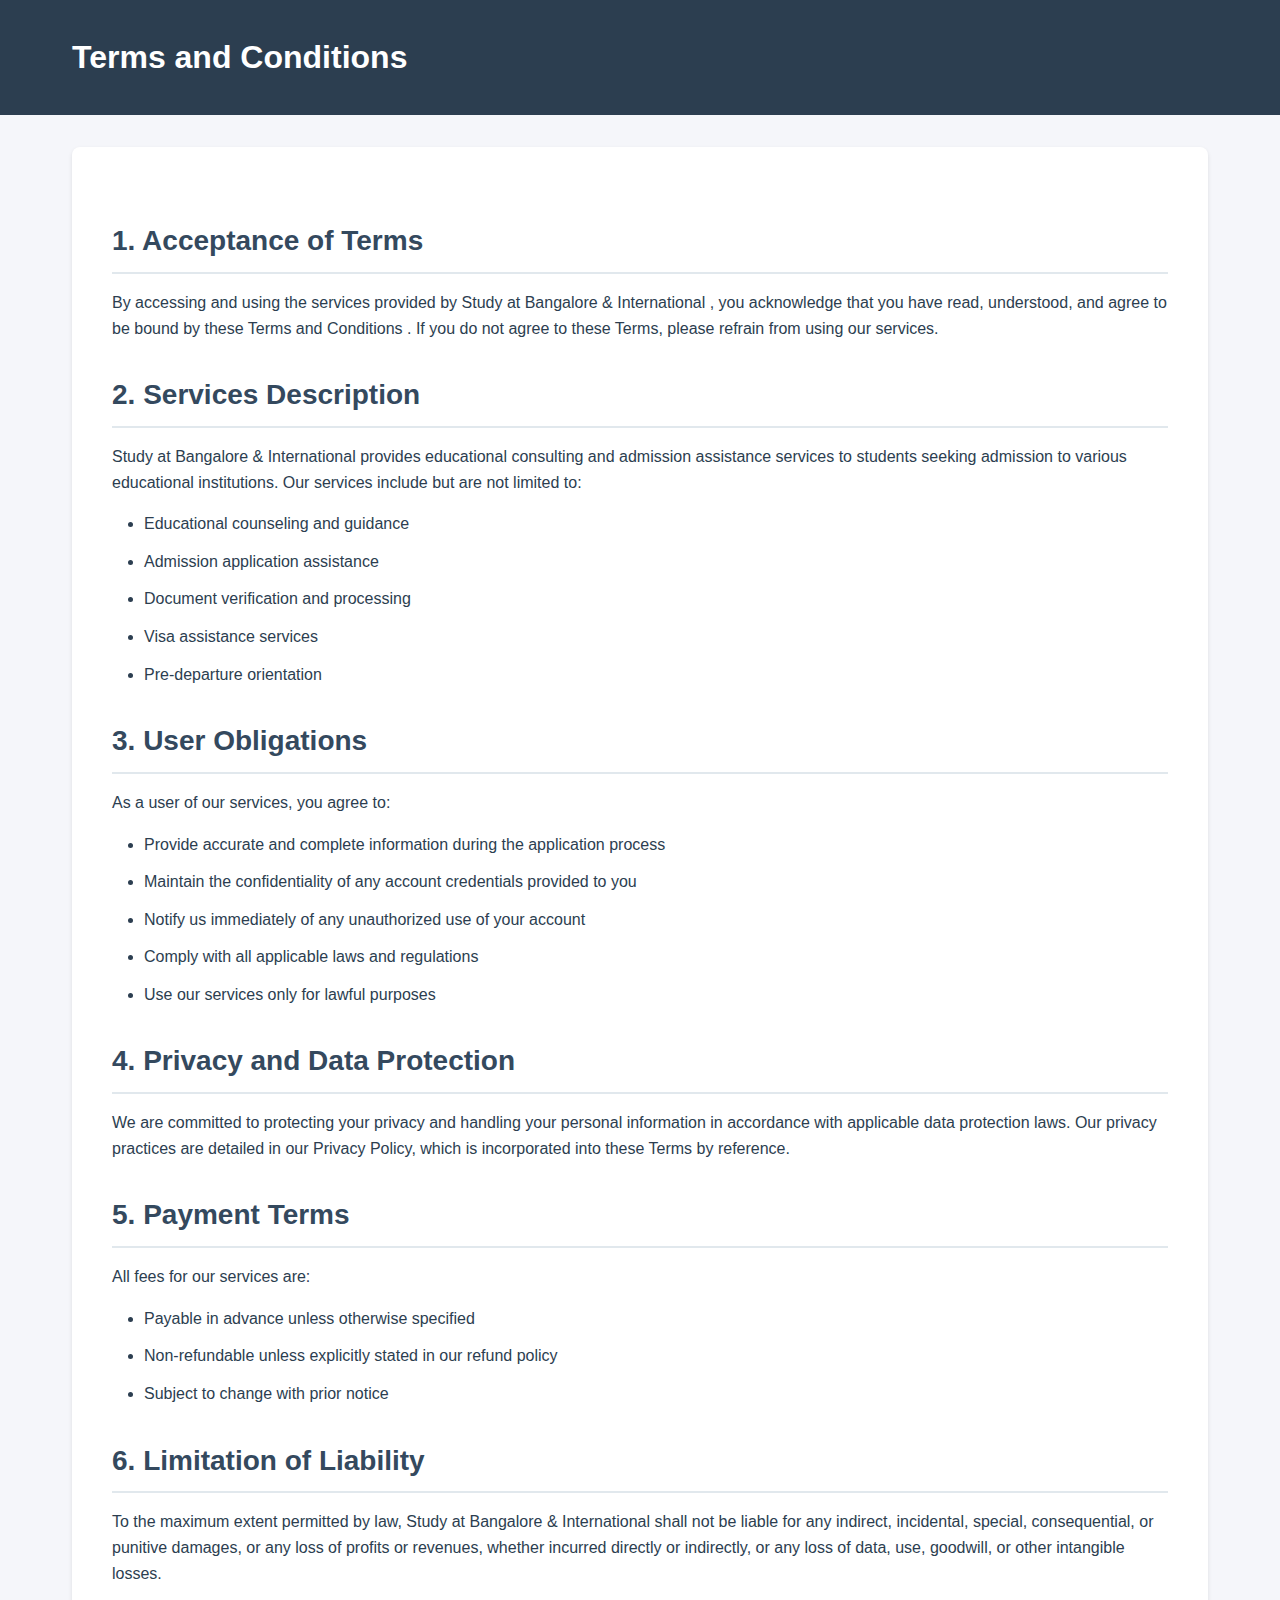
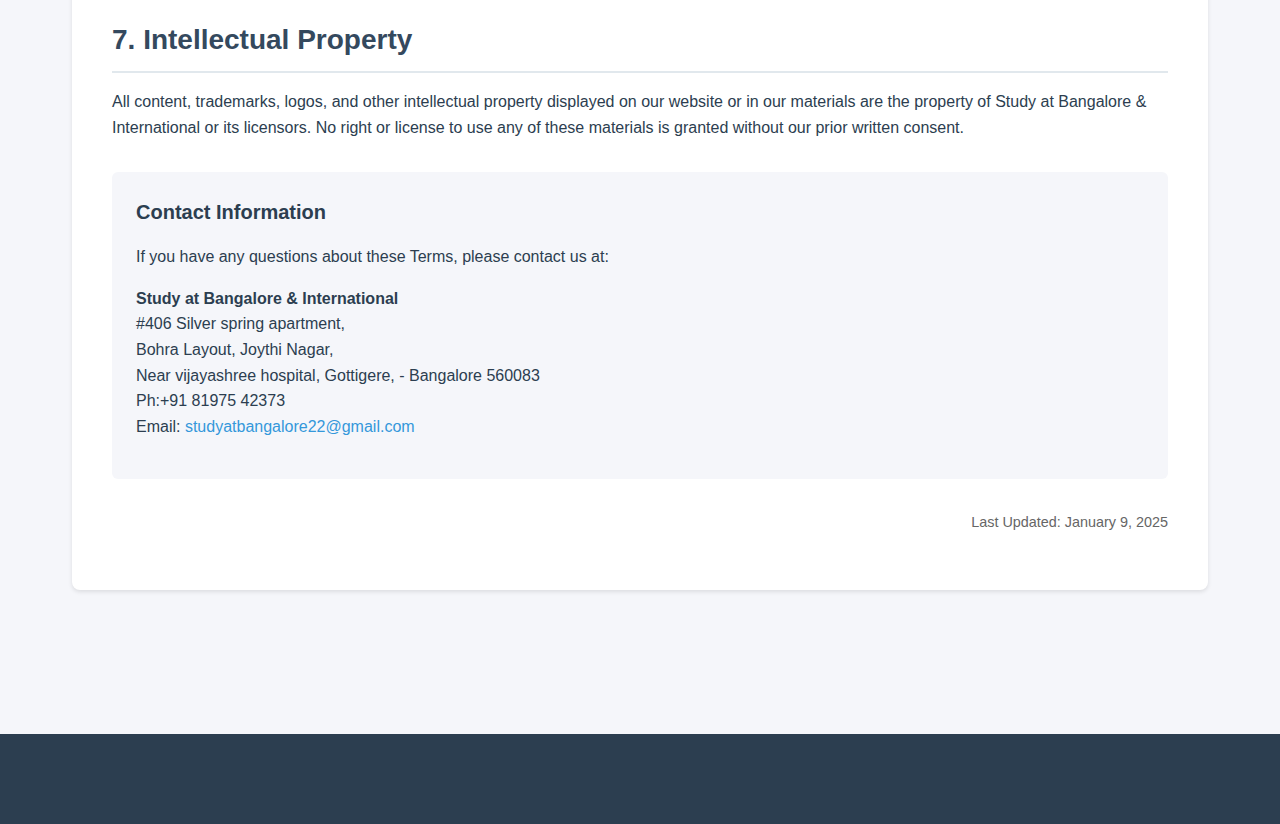
<file: termsAndConditionS.html>
<!DOCTYPE html>
<html lang="en">
<head>
    <meta charset="UTF-8">
    <meta name="viewport" content="width=device-width, initial-scale=1.0">
    <title>Terms and Conditions - Study at Bangalore & International</title>
    <style>
        :root {
            --primary-color: #2c3e50;
            --secondary-color: #34495e;
            --accent-color: #3498db;
            --text-color: #2c3e50;
            --light-gray: #f5f6fa;
            --border-color: #e1e8ed;
        }

        * {
            margin: 0;
            padding: 0;
            box-sizing: border-box;
        }

        body {
            font-family: 'Inter', -apple-system, BlinkMacSystemFont, 'Segoe UI', Roboto, Oxygen, Ubuntu, Cantarell, sans-serif;
            line-height: 1.6;
            color: var(--text-color);
            background-color: var(--light-gray);
        }

        .header {
            background-color: var(--primary-color);
            padding: 2rem 0;
            margin-bottom: 2rem;
        }

        .header-content {
            max-width: 1200px;
            margin: 0 auto;
            padding: 0 2rem;
        }

        .header h1 {
            color: white;
            font-size: 2rem;
            font-weight: 600;
        }

        .container {
            max-width: 1200px;
            margin: 0 auto;
            padding: 0 2rem 4rem;
        }

        .content-box {
            background: white;
            border-radius: 8px;
            box-shadow: 0 2px 4px rgba(0, 0, 0, 0.1);
            padding: 2.5rem;
            margin-bottom: 2rem;
        }

        h2 {
            color: var(--secondary-color);
            font-size: 1.75rem;
            margin: 2rem 0 1rem;
            padding-bottom: 0.5rem;
            border-bottom: 2px solid var(--border-color);
        }

        h3 {
            color: var(--secondary-color);
            font-size: 1.25rem;
            margin: 1.5rem 0 1rem;
        }

        p {
            margin-bottom: 1rem;
            font-size: 1rem;
            color: var(--text-color);
        }

        ul, ol {
            margin: 1rem 0 1.5rem 2rem;
        }

        li {
            margin-bottom: 0.75rem;
            font-size: 1rem;
        }

        .contact-info {
            background-color: var(--light-gray);
            padding: 1.5rem;
            border-radius: 6px;
            margin-top: 2rem;
        }

        .contact-info h3 {
            color: var(--primary-color);
            margin-top: 0;
        }

        a {
            color: var(--accent-color);
            text-decoration: none;
            transition: color 0.2s ease;
        }

        a:hover {
            color: #2980b9;
            text-decoration: underline;
        }

        .footer {
            background-color: var(--primary-color);
            color: white;
            text-align: center;
            padding: 1.5rem;
            margin-top: 3rem;
        }

        .last-updated {
            color: #666;
            font-size: 0.9rem;
            margin-top: 2rem;
            text-align: right;
        }
    </style>
</head>
<body>
    <header class="header">
        <div class="header-content">
            <h1>Terms and Conditions</h1>
        </div>
    </header>

    <div class="container">
        <div class="content-box">
            <h2>1. Acceptance of Terms</h2>
            <p>By accessing and using the services provided by Study at Bangalore & International , you acknowledge that you have read, understood, and agree to be bound by these Terms and Conditions . If you do not agree to these Terms, please refrain from using our services.</p>

            <h2>2. Services Description</h2>
            <p>Study at Bangalore & International provides educational consulting and admission assistance services to students seeking admission to various educational institutions. Our services include but are not limited to:</p>
            <ul>
                <li>Educational counseling and guidance</li>
                <li>Admission application assistance</li>
                <li>Document verification and processing</li>
                <li>Visa assistance services</li>
                <li>Pre-departure orientation</li>
            </ul>

            <h2>3. User Obligations</h2>
            <p>As a user of our services, you agree to:</p>
            <ul>
                <li>Provide accurate and complete information during the application process</li>
                <li>Maintain the confidentiality of any account credentials provided to you</li>
                <li>Notify us immediately of any unauthorized use of your account</li>
                <li>Comply with all applicable laws and regulations</li>
                <li>Use our services only for lawful purposes</li>
            </ul>

            <h2>4. Privacy and Data Protection</h2>
            <p>We are committed to protecting your privacy and handling your personal information in accordance with applicable data protection laws. Our privacy practices are detailed in our Privacy Policy, which is incorporated into these Terms by reference.</p>

            <h2>5. Payment Terms</h2>
            <p>All fees for our services are:</p>
            <ul>
                <li>Payable in advance unless otherwise specified</li>
                <li>Non-refundable unless explicitly stated in our refund policy</li>
                <li>Subject to change with prior notice</li>
            </ul>

            <h2>6. Limitation of Liability</h2>
            <p>To the maximum extent permitted by law, Study at Bangalore & International shall not be liable for any indirect, incidental, special, consequential, or punitive damages, or any loss of profits or revenues, whether incurred directly or indirectly, or any loss of data, use, goodwill, or other intangible losses.</p>

            <h2>7. Intellectual Property</h2>
            <p>All content, trademarks, logos, and other intellectual property displayed on our website or in our materials are the property of Study at Bangalore & International or its licensors. No right or license to use any of these materials is granted without our prior written consent.</p>

            <div class="contact-info">
                <h3>Contact Information</h3>
                <p>If you have any questions about these Terms, please contact us at:</p>
                <p>
                    <strong>Study at Bangalore & International</strong><br>
                    #406 Silver spring apartment, <br/>Bohra Layout, Joythi Nagar, <br/>Near vijayashree hospital, Gottigere, - Bangalore 560083<br/>
                    Ph:+91 81975 42373<br/>
                    Email: <a href=" studyatbangalore22@gmail.com">studyatbangalore22@gmail.com</a>
                </p>
            </div>

            <p class="last-updated">Last Updated: January 9, 2025</p>
        </div>
    </div>

    <footer class="footer">
        <p>&copy; 2025 Study at Bangalore & International. All Rights Reserved.</p>
    </footer>
</body>
</html>
</file>
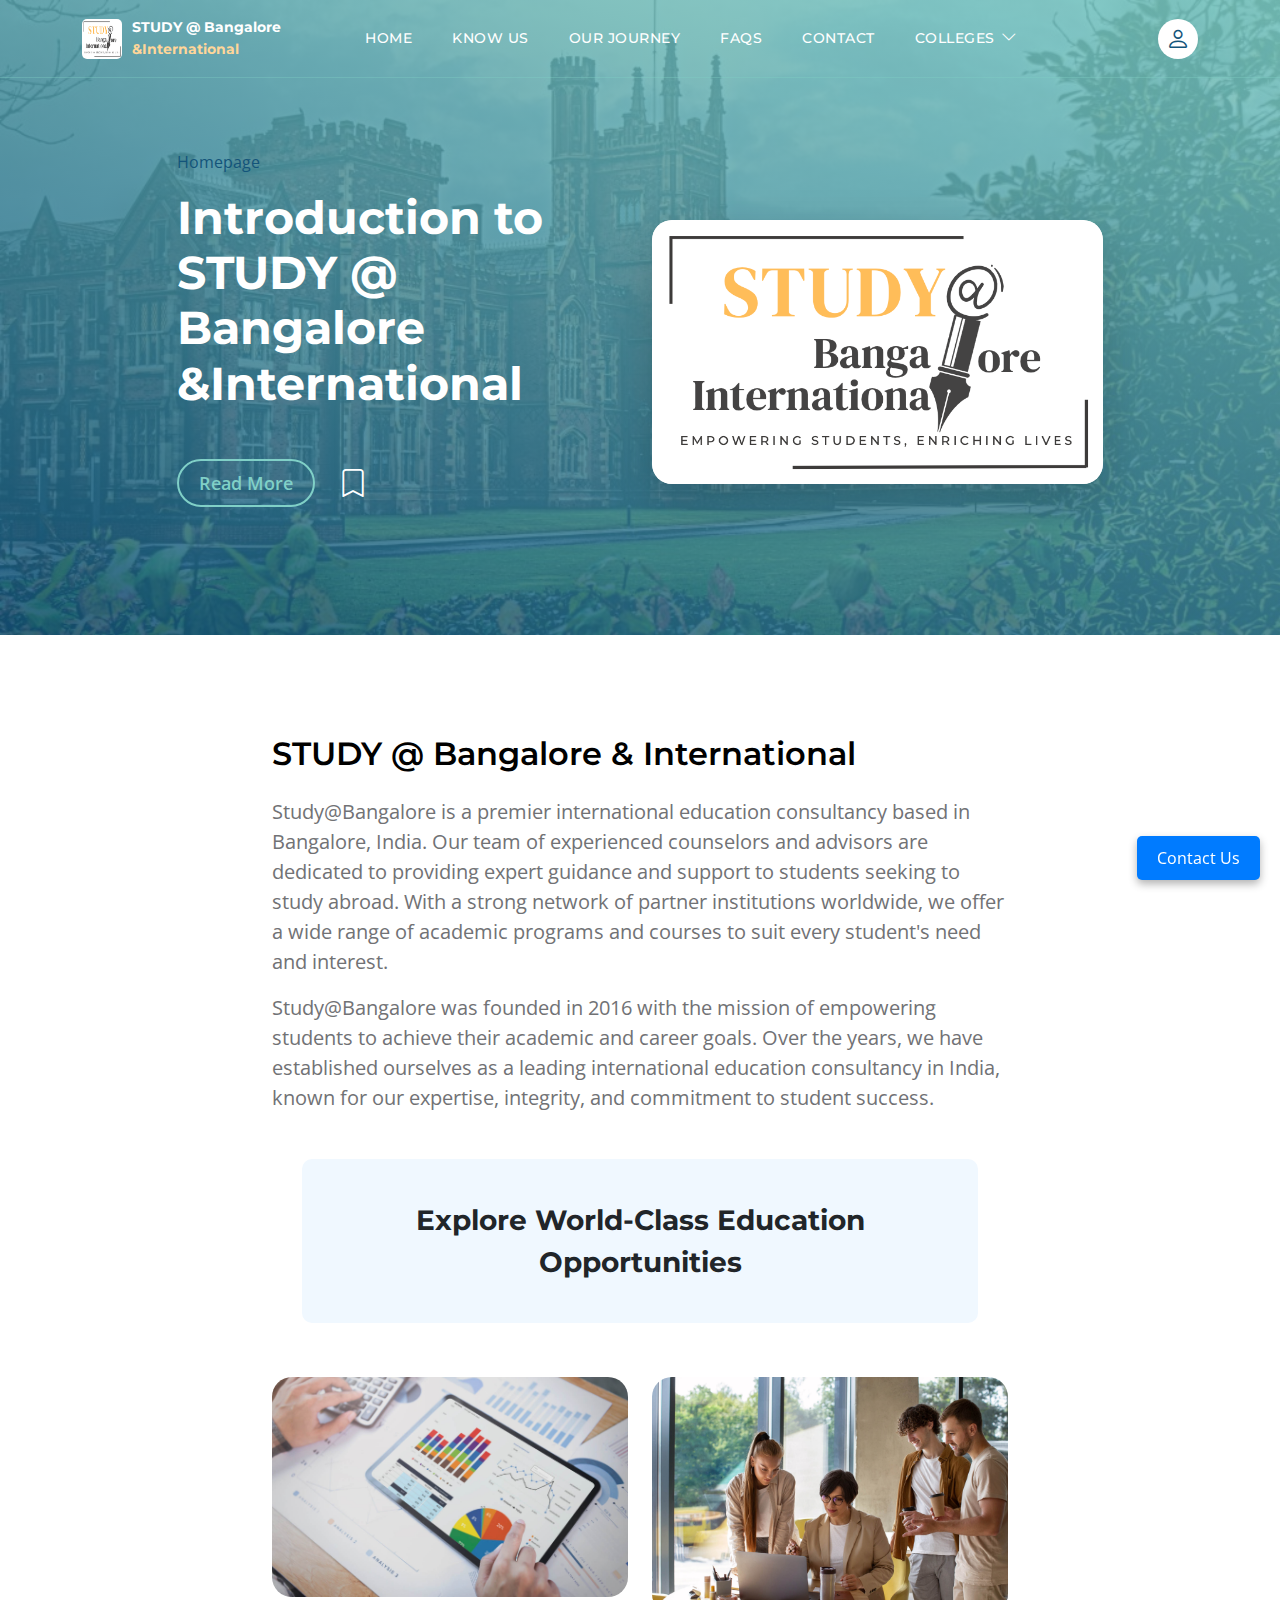
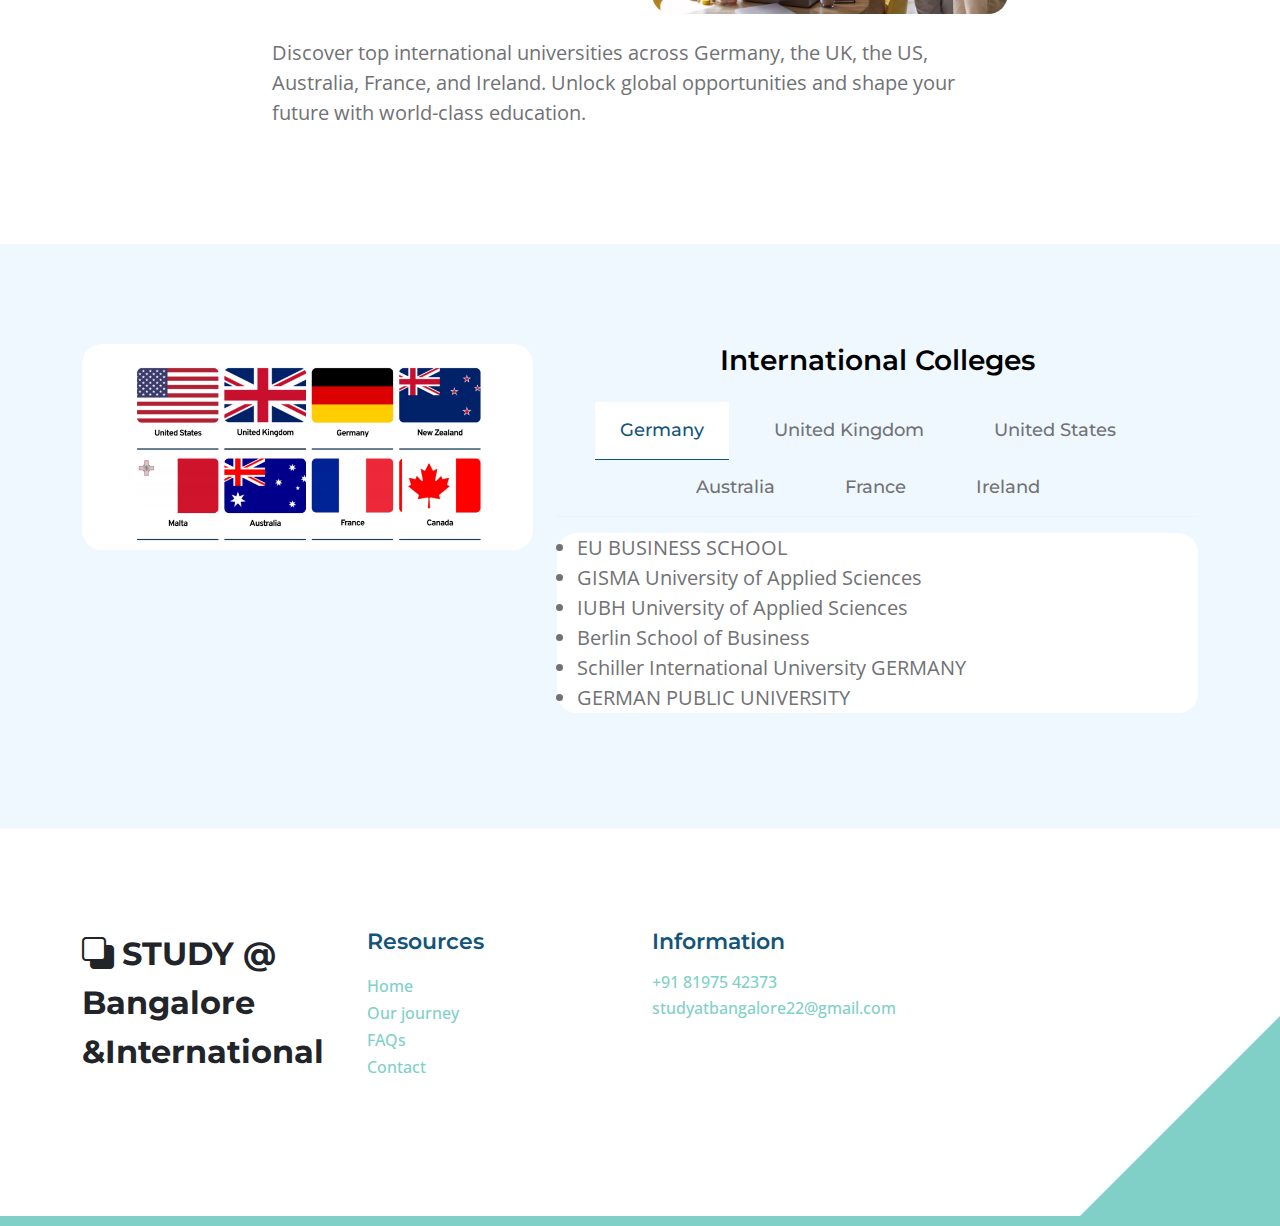
<file: topics-detail.html>
<!doctype html>
<html lang="en">
    <head>
        <style>
            .college-list ul {
    padding-left: 20px;
    margin-bottom: 20px;
}

.college-list h5 {
    margin-top: 20px;
    font-weight: bold;
    color: #333;
}
.nav-tabs .nav-link {
    font-weight: bold;
    color: #333;
}

.nav-tabs .nav-link.active {
    background-color: #007bff;
    color: #fff;
    border-color: #007bff;
}

.tab-pane ul {
    padding-left: 20px;
    margin-top: 10px;
}

.contact-btn {
    position: fixed;
    bottom: 20px;
    right: 20px;
    background-color: #007bff;
    color: white;
    border: none;
    padding: 15px 25px;
    border-radius: 50%;
    font-size: 16px;
    cursor: pointer;
    box-shadow: 0 4px 8px rgba(0, 0, 0, 0.3);
    z-index: 1000;
}

/* Contact Form Styling */
.contact-form {
    display: none; /* Initially hidden */
    position: fixed;
    top: 50%;
    left: 50%;
    transform: translate(-50%, -50%);
    background-color: white;
    padding: 30px;
    border-radius: 10px;
    box-shadow: 0 4px 15px rgba(0, 0, 0, 0.2);
    z-index: 999;
    width: 400px;
}

.contact-form h4 {
    margin-bottom: 20px;
}

.contact-form label {
    display: block;
    margin-bottom: 8px;
}

.contact-form input,
.contact-form textarea {
    width: 100%;
    padding: 10px;
    margin-bottom: 15px;
    border: 1px solid #ccc;
    border-radius: 5px;
}

.contact-form button {
    background-color: #28a745;
    color: white;
    border: none;
    padding: 10px 20px;
    border-radius: 5px;
    cursor: pointer;
}

.contact-form .close-btn {
    background-color: #dc3545;
    margin-top: 10px;
    width: 100%;
}

/* Show the contact form */
.contact-form.show {
    display: block;
}
/* Contact Form Styling */
.contact-form {
    display: none; /* Initially hidden */
    position: fixed;
    top: 50%;
    left: 50%;
    transform: translate(-50%, -50%) scale(0); /* Start with a scale of 0 */
    background-color: #ffffff;
    padding: 30px;
    border-radius: 10px;
    box-shadow: 0 4px 15px rgba(0, 0, 0, 0.2);
    z-index: 999;
    width: 400px;
    opacity: 0; /* Initially hidden */
    transition: all 0.3s ease-in-out; /* Smooth transition */
    max-width: 100%;
    box-sizing: border-box;
}

/* Contact Form Visibility with Animation */
.contact-form.show {
    display: block;
    transform: translate(-50%, -50%) scale(1); /* Scale up to 1 */
    opacity: 1; /* Make the form visible */
}

/* Form Container */
.form-container {
    font-family: 'Arial', sans-serif;
}

/* Header Styling */
.contact-form h4 {
    font-size: 24px;
    margin-bottom: 20px;
    color: #333;
    text-align: center;
}

/* Form Group Styling */
.form-group {
    margin-bottom: 15px;
}

.form-group label {
    display: block;
    margin-bottom: 8px;
    font-weight: bold;
    color: #555;
}

.form-group input,
.form-group textarea {
    width: 100%;
    padding: 12px;
    border: 1px solid #ccc;
    border-radius: 5px;
    font-size: 16px;
    transition: border-color 0.3s ease;
}

.form-group input:focus,
.form-group textarea:focus {
    border-color: #007bff;
    outline: none;
}

/* Submit Button Styling */
.submit-btn {
    background-color: #007bff;
    color: white;
    border: none;
    padding: 12px 20px;
    border-radius: 5px;
    font-size: 16px;
    cursor: pointer;
    width: 100%;
    transition: background-color 0.3s ease;
}

.submit-btn:hover {
    background-color: #0056b3;
}

/* Close Button Styling */
.close-btn {
    background-color: #dc3545;
    color: white;
    padding: 10px 20px;
    border-radius: 5px;
    font-size: 16px;
    cursor: pointer;
    width: 100%;
    margin-top: 10px;
    transition: background-color 0.3s ease;
}

.close-btn:hover {
    background-color: #c82333;
}

/* Placeholder Styling */
input::placeholder,
textarea::placeholder {
    color: #aaa;
    font-style: italic;
}

/* Contact Form Responsive Design */
@media (max-width: 500px) {
    .contact-form {
        width: 90%;
    }
}
.contact-btn {
    padding: 10px 20px;
    font-size: 1rem;
    background-color: #007bff;
    color: white;
    border: none;
    border-radius: 5px;
    cursor: pointer;
    transition: background-color 0.3s ease;
}

.contact-btn:hover {
    background-color: #0056b3;
}

/* Responsive adjustments */
@media (max-width: 768px) {
    .contact-btn {
        padding: 8px 16px;
        font-size: 0.9rem;
    }
}

@media (max-width: 480px) {
    .contact-btn {
        padding: 6px 12px;
        font-size: 0.8rem;
    }
}


        </style>
        <meta charset="utf-8">
        <meta name="viewport" content="width=device-width, initial-scale=1">

        <meta name="description" content="">
        <meta name="author" content="">

        <title>Topic Detail Page</title>

        <!-- CSS FILES -->        
        <link rel="preconnect" href="https://fonts.googleapis.com">
        
        <link rel="preconnect" href="https://fonts.gstatic.com" crossorigin>

        <link href="https://fonts.googleapis.com/css2?family=Montserrat:wght@500;600;700&family=Open+Sans&display=swap" rel="stylesheet">
                        
        <link href="css/bootstrap.min.css" rel="stylesheet">

        <link href="css/bootstrap-icons.css" rel="stylesheet">

        <link href="css/templatemo-topic-listing.css" rel="stylesheet">
<!--

TemplateMo 590 topic listing

https://templatemo.com/tm-590-topic-listing

-->
    </head>
    
    <body id="top">

        <main>

            <nav class="navbar navbar-expand-lg">
                <div class="container">
                    <a class="navbar-brand d-flex align-items-center" href="index.html">
                        <img src="images/study.png" alt="Study Logo" class="img-fluid" style="width: 40px; height: 40px; margin-right: 10px; border-radius: 5px;">
                        <span class="fw-bold" style="font-size: 0.9rem; color: white;">STUDY @ Bangalore<br/><span style="color: #FFD699;">&International</span></span>
                    </a>

                    <div class="d-lg-none ms-auto me-4">
                        <a href="#top" class="navbar-icon bi-person smoothscroll"></a>
                    </div>
    
                    <button class="navbar-toggler" type="button" data-bs-toggle="collapse" data-bs-target="#navbarNav" aria-controls="navbarNav" aria-expanded="false" aria-label="Toggle navigation">
                        <span class="navbar-toggler-icon"></span>
                    </button>
    
                    <div class="collapse navbar-collapse" id="navbarNav">
                        <ul class="navbar-nav ms-lg-5 me-lg-auto">
                            <li class="nav-item">
                                <a class="nav-link click-scroll" href="index.html#section_1">Home</a>
                            </li>

                            <li class="nav-item">
                                <a class="nav-link click-scroll" href="index.html#section_2">KNOW US</a>
                            </li>
    
                            <li class="nav-item">
                                <a class="nav-link click-scroll" href="index.html#section_3">OUR JOURNEY</a>
                            </li>

                            <li class="nav-item">
                                <a class="nav-link click-scroll" href="index.html#section_4">FAQs</a>
                            </li>
    
                            <li class="nav-item">
                                <a class="nav-link " href="/contact.html">Contact</a>
                            </li>

                            <li class="nav-item dropdown">
                                <a class="nav-link dropdown-toggle" href="#section_5" id="navbarLightDropdownMenuLink" role="button" data-bs-toggle="dropdown" aria-expanded="false">COLLEGES</a>

                                <ul class="dropdown-menu dropdown-menu-light" aria-labelledby="navbarLightDropdownMenuLink">
                                    <li><a class="dropdown-item" href="topics-listing.html">STUDY@INDIA</a></li>

                                    <li><a class="dropdown-item" href="topics-detail.html">STUDY@INTERNATIONAL</a></li>
                                </ul>
                            </li>
                        </ul>

                        <div class="d-none d-lg-block">
                            <a href="/contact.html" class="navbar-icon bi-person smoothscroll"></a>
                        </div>
                    </div>
                </div>
            </nav>
            

            <header class="site-header d-flex flex-column justify-content-center align-items-center timeline-sectionsss">
                <div class="section-overlay"></div>
                <div class="container">
                    <div class="row justify-content-center align-items-center">

                        <div class="col-lg-5 col-12 mb-5">
                            <nav aria-label="breadcrumb">
                                <ol class="breadcrumb">
                                    <li class="breadcrumb-item"><a href="index.html">Homepage</a></li>

                                    
                                </ol>
                            </nav>

                            <h2 class="text-white">Introduction to <br> STUDY @ Bangalore<br/>&International</h2>

                            <div class="d-flex align-items-center mt-5">
                                <a href="#topics-detail" class="btn custom-btn custom-border-btn smoothscroll me-4">Read More</a>

                                <a href="#top" class="custom-icon bi-bookmark smoothscroll"></a>
                            </div>
                        </div>

                        <div class="col-lg-5 col-12">
                            <div class="topics-detail-block bg-white shadow-lg">
                                <img src="images/study.png" class="topics-detail-block-image img-fluid">
                            </div>
                        </div>

                    </div>
                </div>
            </header>

            <button id="contactBtn" class="contact-btn">
                Contact Us
            </button>
            

<!-- Contact Form (Initially Hidden) -->
<div id="contactForm" class="contact-form">
    <div class="form-container">
        <h4>Contact Us</h4>
        <form action="https://formspree.io/f/xovvlnej" method="POST"  role="form" id="contactForm">
            <div class="form-group">
                <label for="name">Full Name:</label>
                <input type="text" id="name" name="name" required placeholder="Enter your full name">
            </div>

            <div class="form-group">
                <label for="email">Email Address:</label>
                <input type="email" id="email" name="email" required placeholder="Enter your email">
            </div>

            <div class="form-group">
                <label for="message">Your Message:</label>
                <textarea id="message" name="message" required placeholder="Write your message here"></textarea>
            </div>

            <div class="form-group">
                <button type="submit" class="submit-btn">Submit</button>
            </div>
        </form>
        <button id="closeForm" class="close-btn">Close</button>
    </div>
</div>


            <section class="topics-detail-section section-padding " id="topics-detail">
                <div class="container">
                    <div class="row">

                        <div class="col-lg-8 col-12 m-auto">
                            <h3 class="mb-4">STUDY @ Bangalore & International</h3>

                            <p>Study@Bangalore is a premier international education consultancy based in Bangalore, India. Our team of experienced counselors and advisors are dedicated to providing expert guidance and support to students seeking to study abroad. With a strong network of partner institutions worldwide, we offer a wide range of academic programs and courses to suit every student's need and interest.
                            </p>

                            <p>Study@Bangalore was founded in 2016 with the mission of empowering students to achieve their academic and career goals. Over the years, we have established ourselves as a leading international education consultancy in India, known for our expertise, integrity, and commitment to student success.
                            </p>

                            <blockquote>
                                Explore World-Class Education Opportunities
                            </blockquote>

                            <div class="row my-4">
                                <div class="col-lg-6 col-md-6 col-12">
                                    <img src="images/businesswoman-using-tablet-analysis.jpg" class="topics-detail-block-image img-fluid">
                                </div>

                                <div class="col-lg-6 col-md-6 col-12 mt-4 mt-lg-0 mt-md-0">
                                    <img src="images/colleagues-working-cozy-office-medium-shot.jpg" class="topics-detail-block-image img-fluid">
                                </div>
                            </div>

                            <p>Discover top international universities across Germany, the UK, the US, Australia, France, and Ireland. Unlock global opportunities and shape your future with world-class education.</p>
                        </div>

                    </div>
                </div>
            </section>


            <section class="section-padding section-bg">
                <div class="container">
                    <div class="row justify-content-center">
                        <div class="col-lg-5 col-12">
                            <img src="images/inter.jpeg" class="newsletter-image img-fluid" alt="International Colleges">
                        </div>
            
                        <div class="col-lg-7 col-12">
                            <h4 class="mb-4 text-center">International Colleges</h4>
                            <ul class="nav nav-tabs mb-3" id="collegeTabs" role="tablist">
                                <li class="nav-item" role="presentation">
                                    <button class="nav-link active" id="germany-tab" data-bs-toggle="tab" data-bs-target="#germany" type="button" role="tab" aria-controls="germany" aria-selected="true">Germany</button>
                                </li>
                                <li class="nav-item" role="presentation">
                                    <button class="nav-link" id="uk-tab" data-bs-toggle="tab" data-bs-target="#uk" type="button" role="tab" aria-controls="uk" aria-selected="false">United Kingdom</button>
                                </li>
                                <li class="nav-item" role="presentation">
                                    <button class="nav-link" id="us-tab" data-bs-toggle="tab" data-bs-target="#us" type="button" role="tab" aria-controls="us" aria-selected="false">United States</button>
                                </li>
                                <li class="nav-item" role="presentation">
                                    <button class="nav-link" id="australia-tab" data-bs-toggle="tab" data-bs-target="#australia" type="button" role="tab" aria-controls="australia" aria-selected="false">Australia</button>
                                </li>
                                <li class="nav-item" role="presentation">
                                    <button class="nav-link" id="france-tab" data-bs-toggle="tab" data-bs-target="#france" type="button" role="tab" aria-controls="france" aria-selected="false">France</button>
                                </li>
                                <li class="nav-item" role="presentation">
                                    <button class="nav-link" id="ireland-tab" data-bs-toggle="tab" data-bs-target="#ireland" type="button" role="tab" aria-controls="ireland" aria-selected="false">Ireland</button>
                                </li>
                            </ul>
            
                            <div class="tab-content" id="collegeTabsContent">
                                <div class="tab-pane fade show active" id="germany" role="tabpanel" aria-labelledby="germany-tab">
                                    <ul>
                                        <li>EU BUSINESS SCHOOL</li>
                                        <li>GISMA University of Applied Sciences</li>
                                        <li>IUBH University of Applied Sciences</li>
                                        <li>Berlin School of Business</li>
                                        <li>Schiller International University GERMANY</li>
                                        <li>GERMAN PUBLIC UNIVERSITY</li>
                                    </ul>
                                </div>
                                <div class="tab-pane fade" id="uk" role="tabpanel" aria-labelledby="uk-tab">
                                    <ul>
                                        <li>Bath Spa University</li>
                                        <li>Birmingham City University</li>
                                        <li>BPP University</li>
                                        <li>University of Bristol</li>
                                        <li>University of Buckingham</li>
                                        <li>University of Bolton</li>
                                        <li>University of Chester</li>
                                        <li>University of Central Lancashire</li>
                                        <li>Cardiff Metropolitan University</li>
                                        <li>University of Derby</li>
                                    </ul>
                                </div>
                                <div class="tab-pane fade" id="us" role="tabpanel" aria-labelledby="us-tab">
                                    <ul>
                                        <li>California Miramar University</li>
                                        <li>Northwest Missouri State University</li>
                                        <li>Florida National University</li>
                                        <li>Wichita State University</li>
                                        <li>LeTourneau University</li>
                                        <li>Alliant International University</li>
                                        <li>Texas Wesleyan University</li>
                                        <li>California University of Management & Sciences</li>
                                        <li>National University</li>
                                        <li>Park University</li>
                                    </ul>
                                </div>
                                <div class="tab-pane fade" id="australia" role="tabpanel" aria-labelledby="australia-tab">
                                    <ul>
                                        <li>Holmesglen Institute – City Campus</li>
                                        <li>Edith Cowan University</li>
                                        <li>James Cook University</li>
                                        <li>Queensland University of Technology</li>
                                        <li>University of South Australia</li>
                                        <li>University of Technology Sydney</li>
                                        <li>Western Sydney University</li>
                                        <li>Griffith University</li>
                                        <li>University of Notre Dame Australia</li>
                                        <li>Monash University</li>
                                    </ul>
                                </div>
                                <div class="tab-pane fade" id="france" role="tabpanel" aria-labelledby="france-tab">
                                    <ul>
                                        <li>College de Paris</li>
                                        <li>IPAG Business School</li>
                                        <li>Schiller International University FRANCE CAMPUS</li>
                                    </ul>
                                </div>
                                <div class="tab-pane fade" id="ireland" role="tabpanel" aria-labelledby="ireland-tab">
                                    <ul>
                                        <li>National College of Ireland</li>
                                        <li>CCT College Dublin</li>
                                        <li>Technological University Dublin (Former DIT)</li>
                                        <li>Dublin Business School</li>
                                        <li>Dublin City University</li>
                                        <li>Trinity College Dublin</li>
                                        <li>Griffith College Cork</li>
                                        <li>University College Dublin</li>
                                        <li>Technological University Dublin</li>
                                        <li>The University of Dublin</li>
                                    </ul>
                                </div>
                            </div>
                        </div>
                    </div>
                </div>
            </section>
            
            
        </main>
		
        <footer class="site-footer section-padding">
            <div class="container">
                <div class="row">

                    <div class="col-lg-3 col-12 mb-4 pb-2">
                        <a class="navbar-brand mb-2" href="index.html">
                            <i class="bi-back"></i>
                            <span>STUDY @ <br/>Bangalore<br/>&International</span>
                        </a>
                    </div>

                    <div class="col-lg-3 col-md-4 col-6">
                        <h6 class="site-footer-title mb-3">Resources</h6>

                        <ul class="site-footer-links">
                            <li class="site-footer-link-item">
                                <a href="/index.html" class="site-footer-link">Home</a>
                            </li>

                            <li class="site-footer-link-item">
                                <a href="index.html#section_3" class="site-footer-link">Our journey</a>
                            </li>

                            <li class="site-footer-link-item">
                                <a href="index.html#section_4" class="site-footer-link">FAQs</a>
                            </li>

                            <li class="site-footer-link-item">
                                <a href="/contact.html" class="site-footer-link">Contact</a>
                            </li>
                        </ul>
                    </div>

                    <div class="col-lg-3 col-md-4 col-6 mb-4 mb-lg-0" style="margin-right: 10px;">
                        <h6 class="site-footer-title mb-3">Information</h6>

                        <p class="text-white d-flex mb-1">
                            <a href="tel: 305-240-9671" class="site-footer-link">
                                +91 81975 42373
                            </a>
                        </p>

                        <p class="text-white d-flex">
                            <a href="mailto:info@company.com" class="site-footer-link">
                                studyatbangalore22@gmail.com
                            </a>
                        </p>
                    </div>


                </div>
            </div>
        </footer>

        <!-- JAVASCRIPT FILES -->
        <script src="js/jquery.min.js"></script>
        <script src="js/bootstrap.bundle.min.js"></script>
        <script src="js/jquery.sticky.js"></script>
        <script src="js/custom.js"></script>



        <script>
            // Get elements
const contactBtn = document.getElementById('contactBtn');
const contactForm = document.getElementById('contactForm');
const closeForm = document.getElementById('closeForm');

// Show contact form when button is clicked
contactBtn.addEventListener('click', () => {
    contactForm.classList.add('show');
});

// Close the contact form when close button is clicked
closeForm.addEventListener('click', () => {
    contactForm.classList.remove('show');
});

const form = document.querySelector('.contact-form');
            const successMessage = document.getElementById('successMessage');
    
            form.addEventListener('submit', function(e) {
                // Additional client-side handling if needed
                form.addEventListener('formspree-submit-response', function() {
                    form.reset();
                    successMessage.style.display = 'block';
                    setTimeout(() => {
                        successMessage.style.display = 'none';
                    }, 5000);
                });
            });
            



            document.getElementById('contactForm').addEventListener('submit', function(event) {
    if (!this.checkValidity()) {
        event.preventDefault();
        event.stopPropagation();
    }
    
    this.classList.add('was-validated');
    
    // If form is valid, show success message after Formspree submission
    if (this.checkValidity()) {
        const successMessage = document.getElementById('successMessage');
        this.addEventListener('formspree-submit-response', function() {
            this.reset();
            this.classList.remove('was-validated');
            successMessage.style.display = 'block';
            setTimeout(() => {
                successMessage.style.display = 'none';
            }, 5000);
        });
    }
});

// Real-time phone number validation
document.getElementById('phone').addEventListener('input', function(e) {
    let value = e.target.value.replace(/\D/g, ''); // Remove non-digits
    if (value.length > 10) value = value.slice(0, 10); // Limit to 10 digits
    e.target.value = value;
});

// Real-time age validation
document.getElementById('age').addEventListener('input', function(e) {
    let value = parseInt(e.target.value);
    if (value > 100) e.target.value = 100;
});

        </script>
    </body>
</html>
</file>
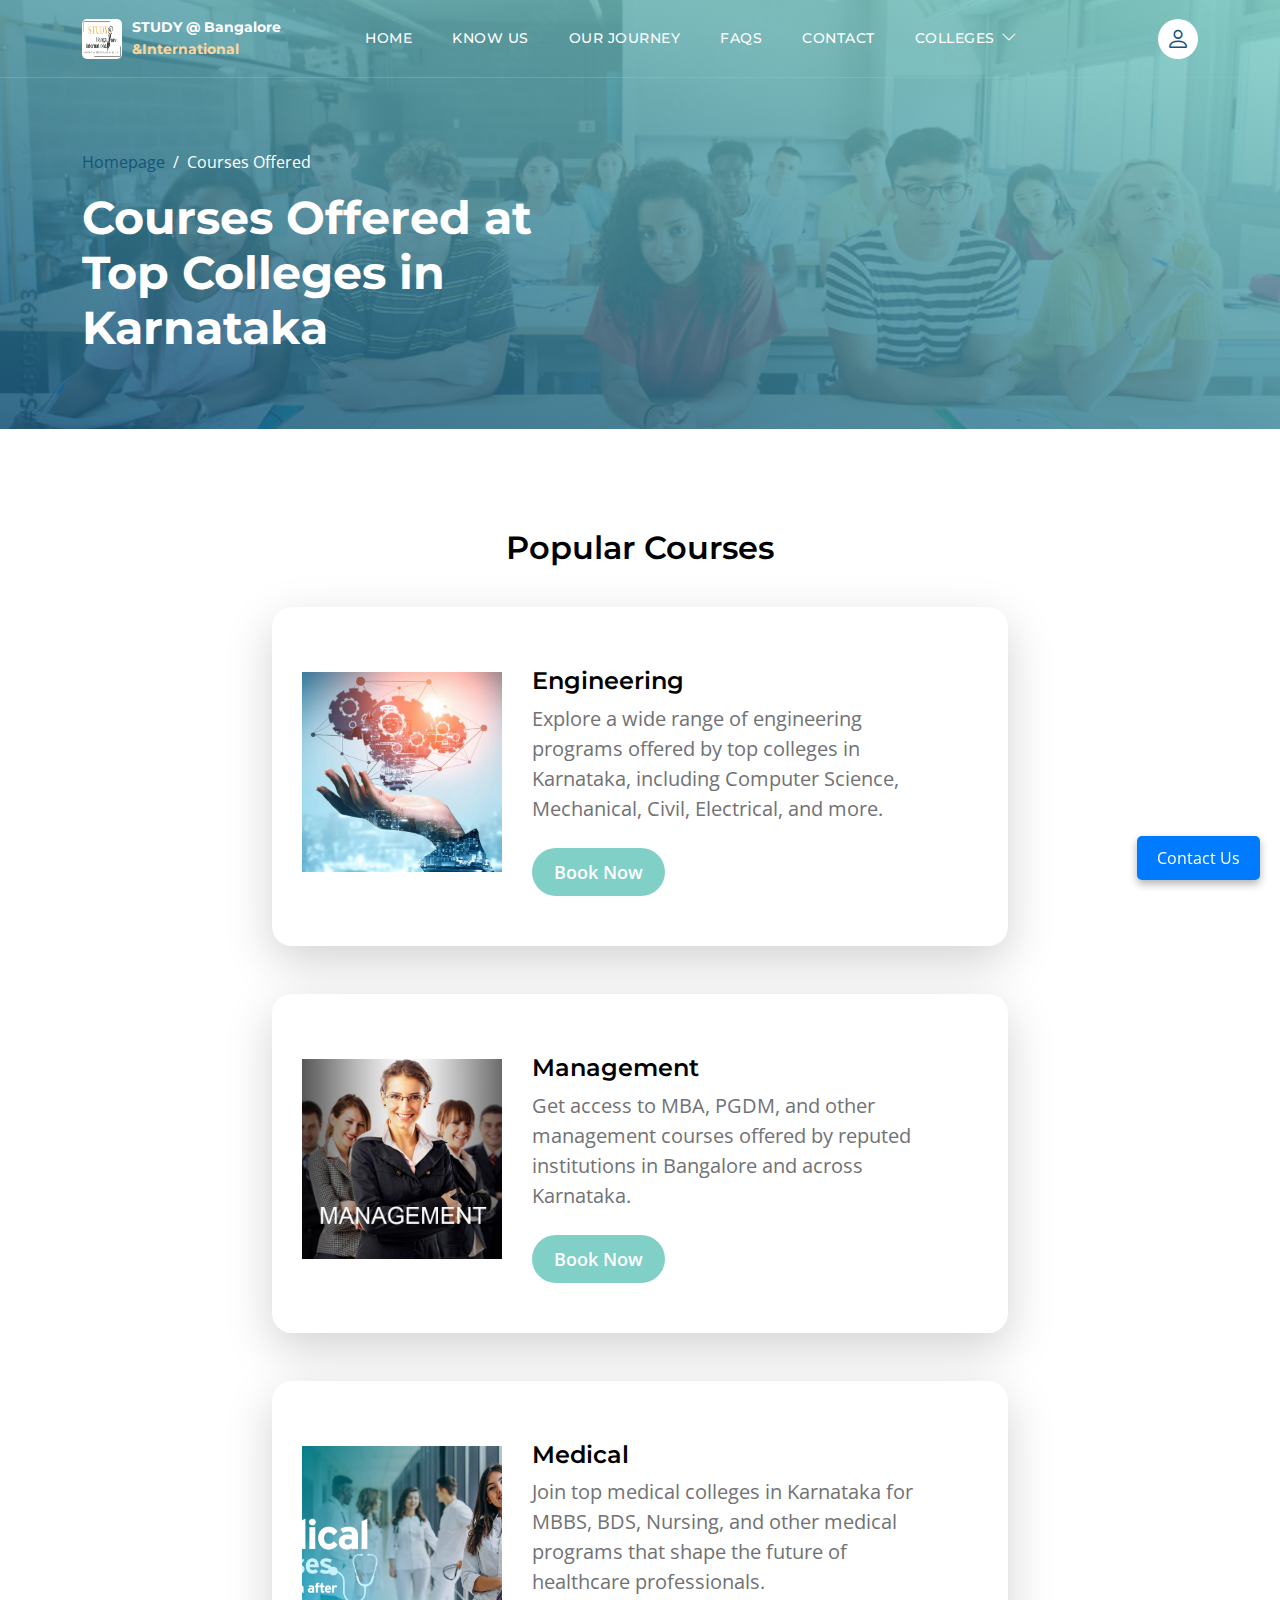
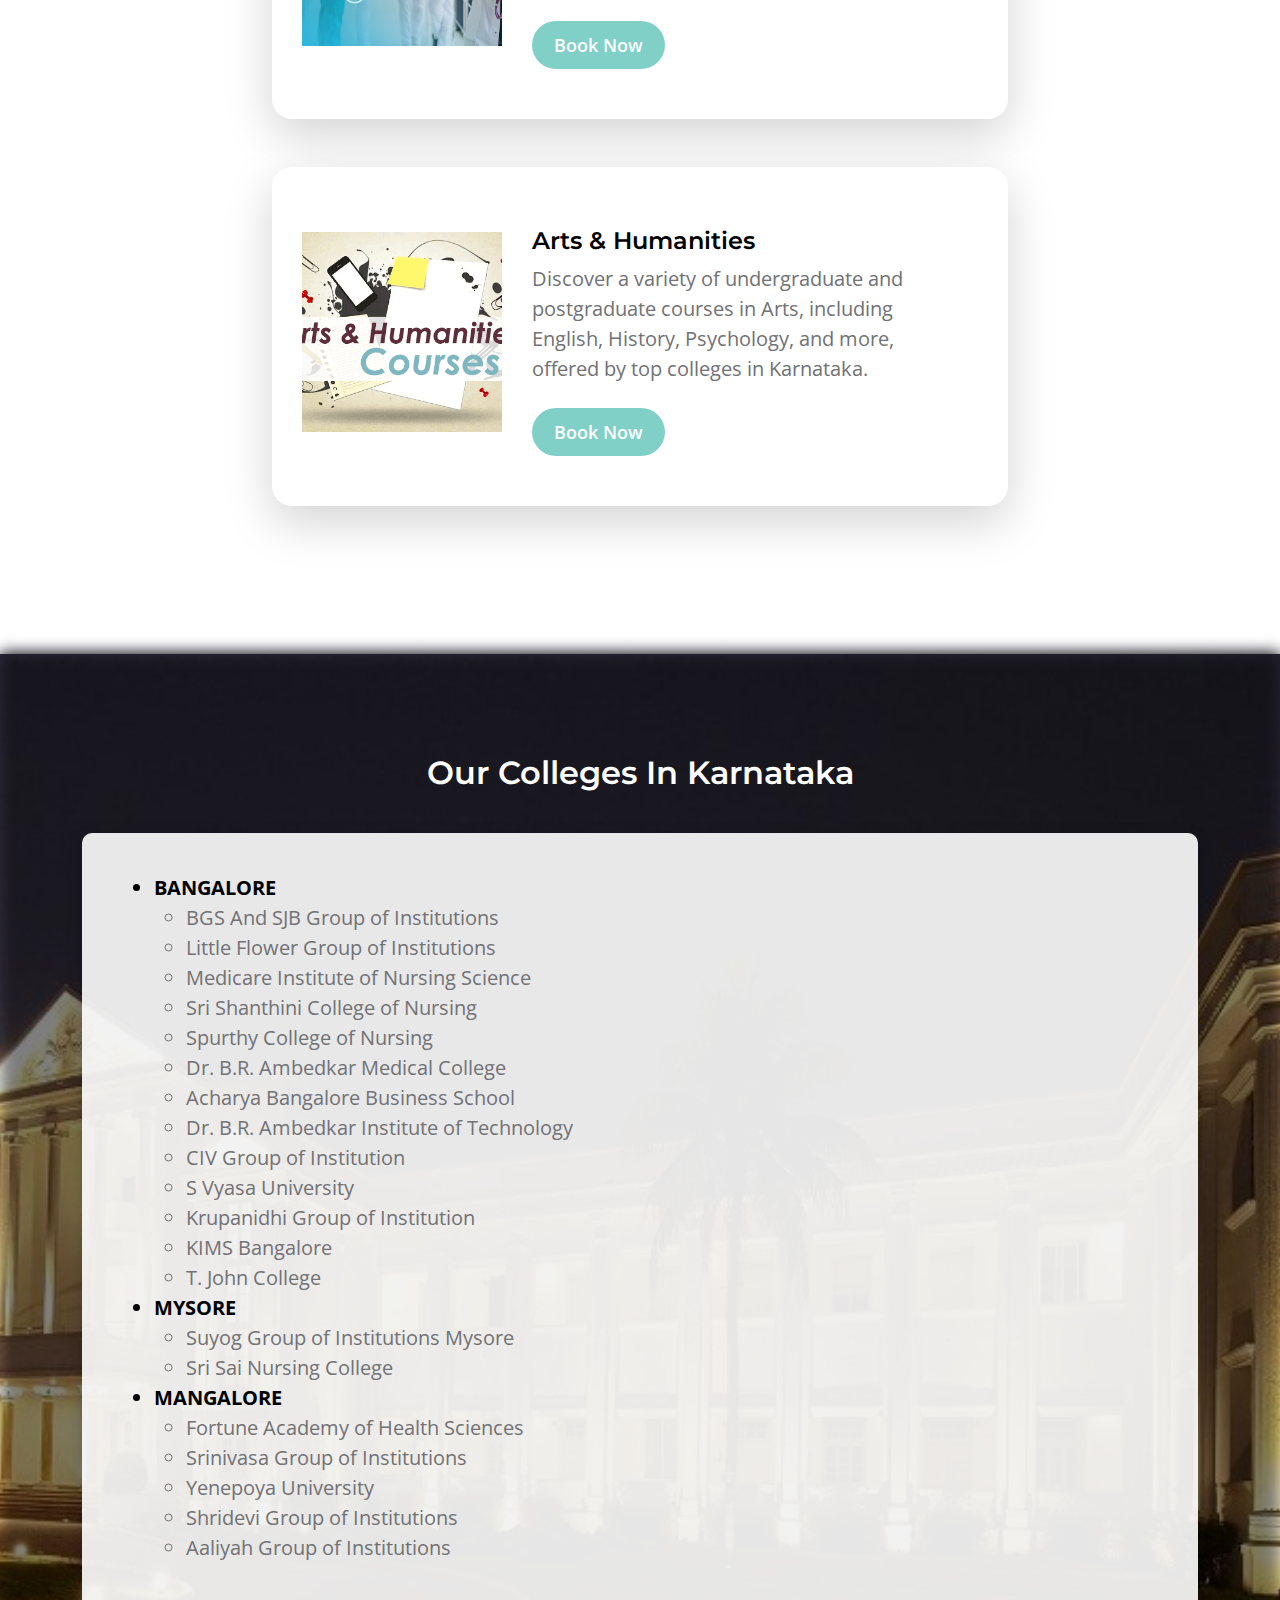
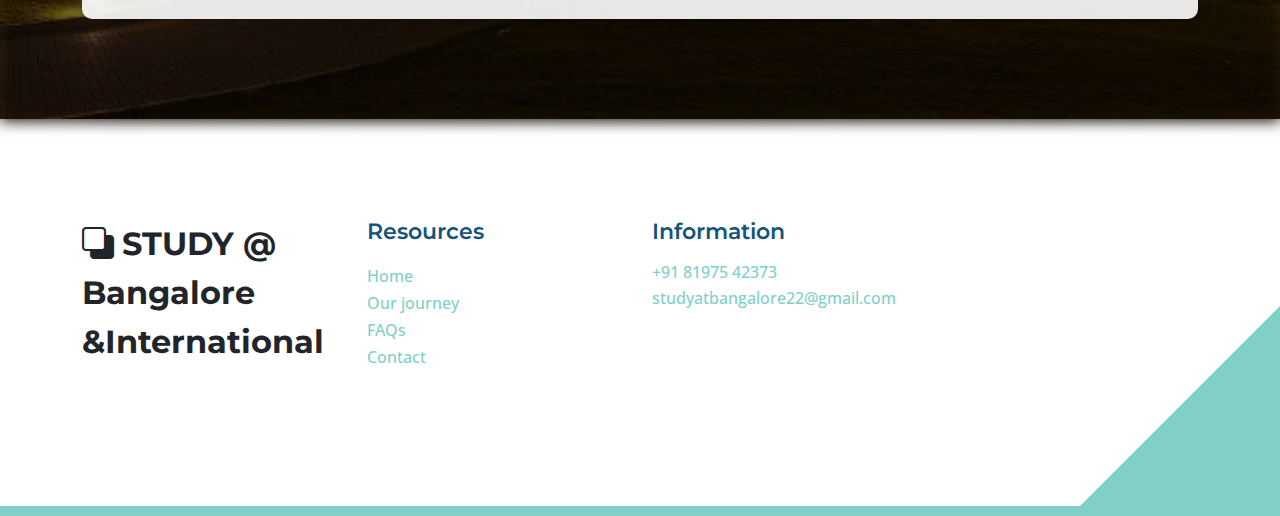
<file: topics-listing.html>
<!doctype html>
<html lang="en">
    <head>
        <style>
            /* Section Styling */
.section-bg {
    background-color: #f4f7fb;
    padding: 60px 0;
}

h3 {
    font-size: 2rem;
    font-weight: bold;
    color: #333;
    margin-bottom: 30px;
}

/* College List Styling */
.college-list {
    background-color: #fff;
    padding: 30px;
    border-radius: 8px;
    box-shadow: 0 4px 10px rgba(0, 0, 0, 0.1);
    overflow: hidden;
}

.animated-list {
    list-style-type: decimal;
    padding-left: 20px;
    font-size: 1.1rem;
    color: #333;
    line-height: 1.6;
}

.animated-list li {
    margin-bottom: 15px;
    opacity: 0;
    transform: translateY(20px);
    animation: fadeInUp 0.6s ease-out forwards;
}

/* Animation for list items */
@keyframes fadeInUp {
    0% {
        opacity: 0;
        transform: translateY(20px);
    }
    100% {
        opacity: 1;
        transform: translateY(0);
    }
}

/* Delay for each list item */

/* Section Styling */
.section-bg {
    background-color: rgba(0, 0, 0, 0.5); /* Add a slight dark overlay */
    background-size: cover;
    background-position: center;
    padding: 60px 0;
    position: relative;
}

/* Adding a blur effect */
.section-bg::before {
    content: '';
    position: absolute;
    top: 0;
    left: 0;
    width: 100%;
    height: 100%;
    background: inherit;
    filter: blur(8px); /* Adjust the blur level */
    z-index: -1;
}

/* Text and Content Styling */
h3 {
    font-size: 2rem;
    font-weight: bold;
    color: #fff;
    margin-bottom: 30px;
}

/* College List Styling */
.college-list {
    background-color: rgba(255, 255, 255, 0.8); /* Semi-transparent white background */
    padding: 30px;
    border-radius: 8px;
    box-shadow: 0 4px 10px rgba(0, 0, 0, 0.1);
    overflow: hidden;
}

/* Rest of the styling remains the same */
.animated-list {
    list-style-type: decimal;
    padding-left: 20px;
    font-size: 1.1rem;
    color: #333;
    line-height: 1.6;
}

.animated-list li {
    margin-bottom: 15px;
    opacity: 0;
    transform: translateY(20px);
    animation: fadeInUp 0.6s ease-out forwards;
}

/* Animation for list items */
@keyframes fadeInUp {
    0% {
        opacity: 0;
        transform: translateY(20px);
    }
    100% {
        opacity: 1;
        transform: translateY(0);
    }
}

/* Delay for each list item */
.animated-list li:nth-child(1) {
    animation-delay: 0.1s;
}

/* Section Styling */
.section-bg {
    background-size: cover;
    background-position: center;
    padding: 80px 0;
    position: relative;
}

/* Adding overlay to blur the background */
.section-bg .overlay {
    position: absolute;
    top: 0;
    left: 0;
    width: 100%;
    height: 100%;
    background: rgba(0, 0, 0, 0.5); /* Dark overlay */
    z-index: 0;
    filter: blur(8px); /* Apply blur effect */
}

/* Heading Styling */
h3 {
    font-size: 2.5rem;
    font-weight: bold;
    color: #fff;
    margin-bottom: 30px;
    z-index: 1;
    position: relative;
}

/* College List Styling */
.college-list {
    background-color: rgba(255, 255, 255, 0.9); /* Slightly transparent white background */
    padding: 40px;
    border-radius: 10px;
    box-shadow: 0 4px 15px rgba(0, 0, 0, 0.2);
    overflow: hidden;
    z-index: 1;
    position: relative;
}

/* Styling for the ordered list */
.animated-list {
    list-style-type: decimal;
    padding-left: 20px;
    font-size: 1.1rem;
    color: #333;
    line-height: 1.8;
}

.animated-list li {
    margin-bottom: 15px;
    opacity: 0;
    transform: translateY(20px);
    animation: fadeInUp 0.6s ease-out forwards;
}

/* Animation for list items */
@keyframes fadeInUp {
    0% {
        opacity: 0;
        transform: translateY(20px);
    }
    100% {
        opacity: 1;
        transform: translateY(0);
    }
}

/* Delay for each list item */
.animated-list li:nth-child(1) {
    animation-delay: 0.1s;
}

.animated-list li:nth-child(2) {
    animation-delay: 0.2s;
}

.animated-list li:nth-child(3) {
    animation-delay: 0.3s;
}

/* Additional delays for other list items */
.animated-list li:nth-child(4) {
    animation-delay: 0.4s;
}

/* Responsive design */
@media (max-width: 768px) {
    .college-list {
        padding: 20px;
    }

    h3 {
        font-size: 2rem;
    }
}


.contact-btn {
    position: fixed;
    bottom: 20px;
    right: 20px;
    background-color: #007bff;
    color: white;
    border: none;
    padding: 15px 25px;
    border-radius: 50%;
    font-size: 16px;
    cursor: pointer;
    box-shadow: 0 4px 8px rgba(0, 0, 0, 0.3);
    z-index: 1000;
}

/* Contact Form Styling */
.contact-form {
    display: none; /* Initially hidden */
    position: fixed;
    top: 50%;
    left: 50%;
    transform: translate(-50%, -50%);
    background-color: white;
    padding: 30px;
    border-radius: 10px;
    box-shadow: 0 4px 15px rgba(0, 0, 0, 0.2);
    z-index: 999;
    width: 400px;
}

.contact-form h4 {
    margin-bottom: 20px;
}

.contact-form label {
    display: block;
    margin-bottom: 8px;
}

.contact-form input,
.contact-form textarea {
    width: 100%;
    padding: 10px;
    margin-bottom: 15px;
    border: 1px solid #ccc;
    border-radius: 5px;
}

.contact-form button {
    background-color: #28a745;
    color: white;
    border: none;
    padding: 10px 20px;
    border-radius: 5px;
    cursor: pointer;
}

.contact-form .close-btn {
    background-color: #dc3545;
    margin-top: 10px;
    width: 100%;
}

/* Show the contact form */
.contact-form.show {
    display: block;
}
/* Contact Form Styling */
.contact-form {
    display: none; /* Initially hidden */
    position: fixed;
    top: 50%;
    left: 50%;
    transform: translate(-50%, -50%) scale(0); /* Start with a scale of 0 */
    background-color: #ffffff;
    padding: 30px;
    border-radius: 10px;
    box-shadow: 0 4px 15px rgba(0, 0, 0, 0.2);
    z-index: 999;
    width: 400px;
    opacity: 0; /* Initially hidden */
    transition: all 0.3s ease-in-out; /* Smooth transition */
    max-width: 100%;
    box-sizing: border-box;
}

/* Contact Form Visibility with Animation */
.contact-form.show {
    display: block;
    transform: translate(-50%, -50%) scale(1); /* Scale up to 1 */
    opacity: 1; /* Make the form visible */
}

/* Form Container */
.form-container {
    font-family: 'Arial', sans-serif;
}

/* Header Styling */
.contact-form h4 {
    font-size: 24px;
    margin-bottom: 20px;
    color: #333;
    text-align: center;
}

/* Form Group Styling */
.form-group {
    margin-bottom: 15px;
}

.form-group label {
    display: block;
    margin-bottom: 8px;
    font-weight: bold;
    color: #555;
}

.form-group input,
.form-group textarea {
    width: 100%;
    padding: 12px;
    border: 1px solid #ccc;
    border-radius: 5px;
    font-size: 16px;
    transition: border-color 0.3s ease;
}

.form-group input:focus,
.form-group textarea:focus {
    border-color: #007bff;
    outline: none;
}

/* Submit Button Styling */
.submit-btn {
    background-color: #007bff;
    color: white;
    border: none;
    padding: 12px 20px;
    border-radius: 5px;
    font-size: 16px;
    cursor: pointer;
    width: 100%;
    transition: background-color 0.3s ease;
}

.submit-btn:hover {
    background-color: #0056b3;
}

/* Close Button Styling */
.close-btn {
    background-color: #dc3545;
    color: white;
    padding: 10px 20px;
    border-radius: 5px;
    font-size: 16px;
    cursor: pointer;
    width: 100%;
    margin-top: 10px;
    transition: background-color 0.3s ease;
}

.close-btn:hover {
    background-color: #c82333;
}

/* Placeholder Styling */
input::placeholder,
textarea::placeholder {
    color: #aaa;
    font-style: italic;
}

/* Contact Form Responsive Design */
@media (max-width: 500px) {
    .contact-form {
        width: 90%;
    }
}
.contact-btn {
    padding: 10px 20px;
    font-size: 1rem;
    background-color: #007bff;
    color: white;
    border: none;
    border-radius: 5px;
    cursor: pointer;
    transition: background-color 0.3s ease;
}

.contact-btn:hover {
    background-color: #0056b3;
}

/* Responsive adjustments */
@media (max-width: 768px) {
    .contact-btn {
        padding: 8px 16px;
        font-size: 0.9rem;
    }
}

@media (max-width: 480px) {
    .contact-btn {
        padding: 6px 12px;
        font-size: 0.8rem;
    }
}
/* Repeat for other list items with incremental delay */


        </style>
        <meta charset="utf-8">
        <meta name="viewport" content="width=device-width, initial-scale=1">

        <meta name="description" content="">
        <meta name="author" content="">

        <title>Topic Listing Page</title>

        <!-- CSS FILES -->        
        <link rel="preconnect" href="https://fonts.googleapis.com">
        
        <link rel="preconnect" href="https://fonts.gstatic.com" crossorigin>

        <link href="https://fonts.googleapis.com/css2?family=Montserrat:wght@500;600;700&family=Open+Sans&display=swap" rel="stylesheet">
                        
        <link href="css/bootstrap.min.css" rel="stylesheet">

        <link href="css/bootstrap-icons.css" rel="stylesheet">

        <link href="css/templatemo-topic-listing.css" rel="stylesheet">
<!--

TemplateMo 590 topic listing

https://templatemo.com/tm-590-topic-listing

-->
    </head>
    
    <body class="topics-listing-page" id="top">

        <main>

            <nav class="navbar navbar-expand-lg">
                <div class="container">
                    <a class="navbar-brand d-flex align-items-center" href="index.html">
                        <img src="images/study.png" alt="Study Logo" class="img-fluid" style="width: 40px; height: 40px; margin-right: 10px; border-radius: 5px;">
                        <span class="fw-bold" style="font-size: 0.9rem; color: white;">STUDY @ Bangalore<br/><span style="color: #FFD699;">&International</span></span>
                    </a>
                  

                    <div class="d-lg-none ms-auto me-4">
                        <a href="#top" class="navbar-icon bi-person smoothscroll"></a>
                    </div>
    
                    <button class="navbar-toggler" type="button" data-bs-toggle="collapse" data-bs-target="#navbarNav" aria-controls="navbarNav" aria-expanded="false" aria-label="Toggle navigation">
                        <span class="navbar-toggler-icon"></span>
                    </button>
    
                    <div class="collapse navbar-collapse" id="navbarNav">
                        <ul class="navbar-nav ms-lg-5 me-lg-auto">
                            <li class="nav-item">
                                <a class="nav-link click-scroll" href="index.html#section_1">Home</a>
                            </li>

                            <li class="nav-item">
                                <a class="nav-link click-scroll" href="index.html#section_2">KNOW US</a>
                            </li>
    
                            <li class="nav-item">
                                <a class="nav-link click-scroll" href="index.html#section_3">OUR JOURNEY</a>
                            </li>

                            <li class="nav-item">
                                <a class="nav-link click-scroll" href="index.html#section_4">FAQs</a>
                            </li>
    
                            <li class="nav-item">
                                <a class="nav-link click-scroll" href="/contact.html">Contact</a>
                            </li>

                            <li class="nav-item dropdown">
                                <a class="nav-link dropdown-toggle" href="#section_5" id="navbarLightDropdownMenuLink" role="button" data-bs-toggle="dropdown" aria-expanded="false">COLLEGES</a>

                                <ul class="dropdown-menu dropdown-menu-light" aria-labelledby="navbarLightDropdownMenuLink">
                                    <li><a class="dropdown-item active" href="topics-listing.html">STUDY@INDIA</a></li>

                                    <li><a class="dropdown-item" href="topics-detail.html">STUDY@INTERNATIONAL</a></li>
                                </ul>
                            </li>
                        </ul>

                        <div class="d-none d-lg-block">
                            <a href="/contact.html" class="navbar-icon bi-person smoothscroll"></a>
                        </div>
                    </div>
                </div>
            </nav>


            <button id="contactBtn" class="contact-btn">
                Contact Us
            </button>
            

<!-- Contact Form (Initially Hidden) -->
<div id="contactForm" class="contact-form">
    <div class="form-container">
        <h4>Contact Us</h4>
        <form action="https://formspree.io/f/xovvlnej" method="POST"  role="form" id="contactForm">
            <div class="form-group">
                <label for="name">Full Name:</label>
                <input type="text" id="name" name="name" required placeholder="Enter your full name">
            </div>

            <div class="form-group">
                <label for="email">Email Address:</label>
                <input type="email" id="email" name="email" required placeholder="Enter your email">
            </div>

            <div class="form-group">
                <label for="message">Your Message:</label>
                <textarea id="message" name="message" required placeholder="Write your message here"></textarea>
            </div>

            <div class="form-group">
                <button type="submit" class="submit-btn">Submit</button>
            </div>
        </form>
        <button id="closeForm" class="close-btn">Close</button>
    </div>
</div>

            <header class="site-header d-flex flex-column justify-content-center align-items-center timeline-sectionss ">
                <div class="section-overlay"></div>
                <div class="container">
                    <div class="row align-items-center">
                        <div class="col-lg-5 col-12">
                            <nav aria-label="breadcrumb">
                                <ol class="breadcrumb">
                                    <li class="breadcrumb-item"><a href="index.html">Homepage</a></li>
                                    <li class="breadcrumb-item active" aria-current="page">Courses Offered</li>
                                </ol>
                            </nav>
                            <h2 class="text-white">Courses Offered at Top Colleges in Karnataka</h2>
                        </div>
                    </div>
                </div>
            </header>
            
            <section class="section-padding">
                <div class="container">
                    <div class="row">
                        <div class="col-lg-12 col-12 text-center">
                            <h3 class="mb-4">Popular Courses</h3>
                        </div>
            
                        <div class="col-lg-8 col-12 mt-3 mx-auto">
                            <div class="custom-block custom-block-topics-listing bg-white shadow-lg mb-5">
                                <div class="d-flex">
                                    <img src="images/enginee.webp" class="custom-block-image img-fluid" alt="Engineering Courses">
                                    <div class="custom-block-topics-listing-info d-flex">
                                        <div>
                                            <h5 class="mb-2">Engineering</h5>
                                            <p class="mb-0">Explore a wide range of engineering programs offered by top colleges in Karnataka, including Computer Science, Mechanical, Civil, Electrical, and more.</p>
                                            <a href="contact.html" class="btn custom-btn mt-3 mt-lg-4">Book Now</a>
                                        </div>
                                        <span class="badge bg-engineering rounded-pill ms-auto">50</span>
                                    </div>
                                </div>
                            </div>
            
                            <div class="custom-block custom-block-topics-listing bg-white shadow-lg mb-5">
                                <div class="d-flex">
                                    <img src="images/manag.jpg" class="custom-block-image img-fluid" alt="Management Courses">
                                    <div class="custom-block-topics-listing-info d-flex">
                                        <div>
                                            <h5 class="mb-2">Management</h5>
                                            <p class="mb-0">Get access to MBA, PGDM, and other management courses offered by reputed institutions in Bangalore and across Karnataka.</p>
                                            <a href="contact.html" class="btn custom-btn mt-3 mt-lg-4">Book Now</a>
                                        </div>
                                        <span class="badge bg-management rounded-pill ms-auto">40</span>
                                    </div>
                                </div>
                            </div>
            
                            <div class="custom-block custom-block-topics-listing bg-white shadow-lg mb-5">
                                <div class="d-flex">
                                    <img src="images/medica.jpg" class="custom-block-image img-fluid" alt="Medical Courses">
                                    <div class="custom-block-topics-listing-info d-flex">
                                        <div>
                                            <h5 class="mb-2">Medical</h5>
                                            <p class="mb-0">Join top medical colleges in Karnataka for MBBS, BDS, Nursing, and other medical programs that shape the future of healthcare professionals.</p>
                                            <a href="contact.html" class="btn custom-btn mt-3 mt-lg-4">Book Now</a>
                                        </div>
                                        <span class="badge bg-medical rounded-pill ms-auto">30</span>
                                    </div>
                                </div>
                            </div>
            
                            <div class="custom-block custom-block-topics-listing bg-white shadow-lg mb-5">
                                <div class="d-flex">
                                    <img src="images/arts.png" class="custom-block-image img-fluid" alt="Arts Courses">
                                    <div class="custom-block-topics-listing-info d-flex">
                                        <div>
                                            <h5 class="mb-2">Arts & Humanities</h5>
                                            <p class="mb-0">Discover a variety of undergraduate and postgraduate courses in Arts, including English, History, Psychology, and more, offered by top colleges in Karnataka.</p>
                                            <a href="contact.html" class="btn custom-btn mt-3 mt-lg-4">Book Now</a>
                                        </div>
                                        <span class="badge bg-arts rounded-pill ms-auto">25</span>
                                    </div>
                                </div>
                            </div>
                        </div>
            
                        
            
                    </div>
                </div>
            </section>
            
            <section class="section-padding section-bg" style="background-image: url('images/eng.jpg');">
                <div class="overlay"></div>
                <div class="container">
                    <div class="row">
                        <div class="col-lg-12 col-12 text-center">
                            <h3 class="mb-4 text-white">Our Colleges In Karnataka</h3>
                        </div>
                        
                        <div class="col-lg-12 col-12 mt-3">
                            <div class="col-12">
                                <div class="college-list">
                                    
                                    <ul>
                                        <li style="font-weight: bold; color: black;">BANGALORE</li>

                                        <ul>
                                            <li>BGS And SJB Group of Institutions</li>
                                            <li>Little Flower Group of Institutions</li>
                                            <li>Medicare Institute of Nursing Science</li>
                                            <li>Sri Shanthini College of Nursing</li>
                                            <li>Spurthy College of Nursing</li>
                                            <li>Dr. B.R. Ambedkar Medical College</li>
                                            <li>Acharya Bangalore Business School</li>
                                            <li>Dr. B.R. Ambedkar Institute of Technology</li>
                                            <li>CIV Group of Institution</li>
                                            <li>S Vyasa University</li>
                                            <li>Krupanidhi Group of Institution</li>
                                            <li>KIMS Bangalore</li>
                                            <li>T. John College</li>
                                        </ul>
                                        <li style="font-weight: bold; color: black;">MYSORE</li>
                                        <ul>
                                            <li>Suyog Group of Institutions Mysore</li>
                                            <li>Sri Sai Nursing College</li>
                                        </ul>
                                        <li style="font-weight: bold; color: black;">MANGALORE</li>
                                        <ul>
                                            <li>Fortune Academy of Health Sciences</li>
                                            <li>Srinivasa Group of Institutions</li>
                                            <li>Yenepoya University</li>
                                            <li>Shridevi Group of Institutions</li>
                                            <li>Aaliyah Group of Institutions</li>
                                        </ul>
                                    </ul>
                                    
                                       
                                        
                                </div>
                            </div>
                        </div>
                    </div>
                </div>
            </section>
            
            
            
            <footer class="site-footer section-padding">
                <div class="container">
                    <div class="row">
    
                        <div class="col-lg-3 col-12 mb-4 pb-2">
                            <a class="navbar-brand mb-2" href="index.html">
                                <i class="bi-back"></i>
                                <span>STUDY @ <br/>Bangalore<br/>&International</span>
                            </a>
                        </div>
    
                        <div class="col-lg-3 col-md-4 col-6">
                            <h6 class="site-footer-title mb-3">Resources</h6>
    
                            <ul class="site-footer-links">
                                <li class="site-footer-link-item">
                                    <a href="/index.html" class="site-footer-link">Home</a>
                                </li>
    
                                <li class="site-footer-link-item">
                                    <a href="index.html#section_3" class="site-footer-link">Our journey</a>
                                </li>
    
                                <li class="site-footer-link-item">
                                    <a href="index.html#section_4" class="site-footer-link">FAQs</a>
                                </li>
    
                                <li class="site-footer-link-item">
                                    <a href="/contact.html" class="site-footer-link">Contact</a>
                                </li>
                            </ul>
                        </div>
    
                        <div class="col-lg-3 col-md-4 col-6 mb-4 mb-lg-0" style="margin-right: 10px;">
                            <h6 class="site-footer-title mb-3">Information</h6>
    
                            <p class="text-white d-flex mb-1">
                                <a href="tel: 305-240-9671" class="site-footer-link">
                                    +91 81975 42373
                                </a>
                            </p>
    
                            <p class="text-white d-flex">
                                <a href="mailto:info@company.com" class="site-footer-link">
                                    studyatbangalore22@gmail.com
                                </a>
                            </p>
                        </div>
    
                      
    
                    </div>
                </div>
            </footer>
    

        <!-- JAVASCRIPT FILES -->
        <script src="js/jquery.min.js"></script>
        <script src="js/bootstrap.bundle.min.js"></script>
        <script src="js/jquery.sticky.js"></script>
        <script src="js/custom.js"></script>
      

        <script>
            // Get elements
const contactBtn = document.getElementById('contactBtn');
const contactForm = document.getElementById('contactForm');
const closeForm = document.getElementById('closeForm');

// Show contact form when button is clicked
contactBtn.addEventListener('click', () => {
    contactForm.classList.add('show');
});

// Close the contact form when close button is clicked
closeForm.addEventListener('click', () => {
    contactForm.classList.remove('show');
});

const form = document.querySelector('.contact-form');
            const successMessage = document.getElementById('successMessage');
    
            form.addEventListener('submit', function(e) {
                // Additional client-side handling if needed
                form.addEventListener('formspree-submit-response', function() {
                    form.reset();
                    successMessage.style.display = 'block';
                    setTimeout(() => {
                        successMessage.style.display = 'none';
                    }, 5000);
                });
            });
            



            document.getElementById('contactForm').addEventListener('submit', function(event) {
    if (!this.checkValidity()) {
        event.preventDefault();
        event.stopPropagation();
    }
    
    this.classList.add('was-validated');
    
    // If form is valid, show success message after Formspree submission
    if (this.checkValidity()) {
        const successMessage = document.getElementById('successMessage');
        this.addEventListener('formspree-submit-response', function() {
            this.reset();
            this.classList.remove('was-validated');
            successMessage.style.display = 'block';
            setTimeout(() => {
                successMessage.style.display = 'none';
            }, 5000);
        });
    }
});

// Real-time phone number validation
document.getElementById('phone').addEventListener('input', function(e) {
    let value = e.target.value.replace(/\D/g, ''); // Remove non-digits
    if (value.length > 10) value = value.slice(0, 10); // Limit to 10 digits
    e.target.value = value;
});

// Real-time age validation
document.getElementById('age').addEventListener('input', function(e) {
    let value = parseInt(e.target.value);
    if (value > 100) e.target.value = 100;
});

        </script>
    </body>
</html>
</file>
<file: css/templatemo-topic-listing.css>
/*

TemplateMo 590 topic listing

https://templatemo.com/tm-590-topic-listing

*/

/*---------------------------------------
  CUSTOM PROPERTIES ( VARIABLES )             
-----------------------------------------*/
:root {
  --white-color:                  #ffffff;
  --primary-color:                #13547a;
  --secondary-color:              #80d0c7;
  --section-bg-color:             #f0f8ff;
  --custom-btn-bg-color:          #80d0c7;
  --custom-btn-bg-hover-color:    #13547a;
  --dark-color:                   #000000;
  --p-color:                      #717275;
  --border-color:                 #7fffd4;
  --link-hover-color:             #13547a;

  --body-font-family:             'Open Sans', sans-serif;
  --title-font-family:            'Montserrat', sans-serif;

  --h1-font-size:                 58px;
  --h2-font-size:                 46px;
  --h3-font-size:                 32px;
  --h4-font-size:                 28px;
  --h5-font-size:                 24px;
  --h6-font-size:                 22px;
  --p-font-size:                  20px;
  --menu-font-size:               14px;
  --btn-font-size:                18px;
  --copyright-font-size:          16px;

  --border-radius-large:          100px;
  --border-radius-medium:         20px;
  --border-radius-small:          10px;

  --font-weight-normal:           400;
  --font-weight-medium:           500;
  --font-weight-semibold:         600;
  --font-weight-bold:             700;
}

body {
  background-color: var(--white-color);
  font-family: var(--body-font-family); 
}


/*---------------------------------------
  TYPOGRAPHY               
-----------------------------------------*/

h2,
h3,
h4,
h5,
h6 {
  color: var(--dark-color);
}

h1,
h2,
h3,
h4,
h5,
h6 {
  font-family: var(--title-font-family); 
  font-weight: var(--font-weight-semibold);
}

h1 {
  font-size: var(--h1-font-size);
  font-weight: var(--font-weight-bold);
}

h2 {
  font-size: var(--h2-font-size);
  font-weight: var(--font-weight-bold);
}

h3 {
  font-size: var(--h3-font-size);
}

h4 {
  font-size: var(--h4-font-size);
}

h5 {
  font-size: var(--h5-font-size);
}

h6 {
  color: var(--primary-color);
  font-size: var(--h6-font-size);
}

p {
  color: var(--p-color);
  font-size: var(--p-font-size);
  font-weight: var(--font-weight-normal);
}

ul li {
  color: var(--p-color);
  font-size: var(--p-font-size);
  font-weight: var(--font-weight-normal);
}

a, 
button {
  touch-action: manipulation;
  transition: all 0.3s;
}

a {
  display: inline-block;
  color: var(--primary-color);
  text-decoration: none;
}

a:hover {
  color: var(--link-hover-color);
}

b,
strong {
  font-weight: var(--font-weight-bold);
}


/*---------------------------------------
  SECTION               
-----------------------------------------*/
.section-padding {
  padding-top: 100px;
  padding-bottom: 100px;
}

.section-bg {
  background-color: var(--section-bg-color);
}

.section-overlay {
  background-image: linear-gradient(15deg, #13547a 0%, #80d0c7 100%);
  position: absolute;
  top: 0;
  left: 0;
  pointer-events: none;
  width: 100%;
  height: 100%;
  opacity: 0.85;
}

.section-overlay + .container {
  position: relative;
}

.tab-content {
  background-color: var(--white-color);
  border-radius: var(--border-radius-medium);
}

.nav-tabs {
  border-bottom: 1px solid #ecf3f2;
  margin-bottom: 40px;
  justify-content: center;
}

.nav-tabs .nav-link {
  border-radius: 0;
  border-top: 0;
  border-right: 0;
  border-left: 0;
  color: var(--p-color);
  font-family: var(--title-font-family);
  font-size: var(--btn-font-size);
  font-weight: var(--font-weight-medium);
  padding: 15px 25px;
  transition: all 0.3s;
}

.nav-tabs .nav-link:first-child {
  margin-right: 20px;
}

.nav-tabs .nav-item.show .nav-link, 
.nav-tabs .nav-link.active,
.nav-tabs .nav-link:focus, 
.nav-tabs .nav-link:hover {
  border-bottom-color: var(--primary-color);
  color: var(--primary-color);
}


/*---------------------------------------
  CUSTOM ICON COLOR               
-----------------------------------------*/
.custom-icon {
  color: var(--secondary-color);
}


/*---------------------------------------
  CUSTOM BUTTON               
-----------------------------------------*/
.custom-btn {
  background: var(--custom-btn-bg-color);
  border: 2px solid transparent;
  border-radius: var(--border-radius-large);
  color: var(--white-color);
  font-size: var(--btn-font-size);
  font-weight: var(--font-weight-semibold);
  line-height: normal;
  transition: all 0.3s;
  padding: 10px 20px;
}

.custom-btn:hover {
  background: var(--custom-btn-bg-hover-color);
  color: var(--white-color);
}

.custom-border-btn {
  background: transparent;
  border: 2px solid var(--custom-btn-bg-color);
  color: var(--custom-btn-bg-color);
}

.custom-border-btn:hover {
  background: var(--custom-btn-bg-color);
  border-color: transparent;
  color: var(--white-color);
}

.custom-btn-bg-white {
  border-color: var(--white-color);
  color: var(--white-color);
}


/*---------------------------------------
  SITE HEADER              
-----------------------------------------*/
.site-header {
  background-image: linear-gradient(15deg, #13547a 0%, #80d0c7 100%);
  padding-top: 150px;
  padding-bottom: 80px;
}

.site-header .container {
  height: 100%;
}

.breadcrumb-item+.breadcrumb-item::before,
.breadcrumb-item a:hover,
.breadcrumb-item.active {
  color: var(--white-color);
}

.site-header .custom-icon {
  color: var(--white-color);
  font-size: var(--h4-font-size);
}

.site-header .custom-icon:hover {
  color: var(--secondary-color);
}


/*---------------------------------------
  NAVIGATION              
-----------------------------------------*/
.sticky-wrapper {
  position: absolute;
  top: 0;
  right: 0;
  left: 0;
}

.sticky-wrapper.is-sticky .navbar {
  background-color: var(--secondary-color);
}

.navbar {
  background: transparent;
  border-bottom: 1px solid rgba(128, 208, 199, 0.35);
  z-index: 9;
}

.navbar-brand,
.navbar-brand:hover {
  font-size: var(--h3-font-size);
  font-weight: var(--font-weight-bold);
  display: block;
}

.navbar-brand span {
  font-family: var(--title-font-family);
}

.navbar-expand-lg .navbar-nav .nav-link {
  border-radius: var(--border-radius-large);
  margin: 10px;
  padding: 10px;
}

.navbar-nav .nav-link {
  display: inline-block;
  color: var(--white-color);
  font-family: var(--title-font-family); 
  font-size: var(--menu-font-size);
  font-weight: var(--font-weight-medium);
  text-transform: uppercase;
  letter-spacing: 0.5px;
  position: relative;
  padding-top: 15px;
  padding-bottom: 15px;
}

.navbar-nav .nav-link.active, 
.navbar-nav .nav-link:hover {
  color: var(--primary-color);
}

.navbar .dropdown-menu {
  background: var(--white-color);
  box-shadow: 0 1rem 3rem rgba(0,0,0,.175);
  border: 0;
  display: inherit;
  opacity: 0;
  min-width: 9rem;
  margin-top: 20px;
  padding: 13px 0 10px 0;
  transition: all 0.3s;
  pointer-events: none;
}

.navbar .dropdown-menu::before {
  content: "";
  width: 0;
  height: 0;
  border-left: 20px solid transparent;
  border-right: 20px solid transparent;
  border-bottom: 15px solid var(--white-color);
  position: absolute;
  top: -10px;
  left: 10px;
}

.navbar .dropdown-item {
  display: inline-block;
  color: var(--p-bg-color);
  font-family: var(--title-font-family); 
  font-size: var(--menu-font-size);
  font-weight: var(--font-weight-medium);
  text-transform: uppercase;
  letter-spacing: 0.5px;
  position: relative;
}

.navbar .dropdown-item.active, 
.navbar .dropdown-item:active,
.navbar .dropdown-item:focus, 
.navbar .dropdown-item:hover {
  background: transparent;
  color: var(--primary-color);
}

.navbar .dropdown-toggle::after {
  content: "\f282";
  display: inline-block;
  font-family: bootstrap-icons !important;
  font-size: var(--copyright-font-size);
  font-style: normal;
  font-weight: normal !important;
  font-variant: normal;
  text-transform: none;
  line-height: 1;
  vertical-align: -.125em;
  -webkit-font-smoothing: antialiased;
  -moz-osx-font-smoothing: grayscale;
  position: relative;
  left: 2px;
  border: 0;
}

@media screen and (min-width: 992px) {
  .navbar .dropdown:hover .dropdown-menu {
    opacity: 1;
    margin-top: 0;
    pointer-events: auto;
  }
}

.navbar-icon {
  background: var(--white-color);
  border-radius: var(--border-radius-large);
  display: inline-block;
  font-size: var(--h5-font-size);
  width: 40px;
  height: 40px;
  line-height: 40px;
  text-align: center;
  transition: all 0.3s ease;
}

.navbar-icon:hover {
  background: var(--primary-color);
  color: var(--white-color);
}

.navbar-toggler {
  border: 0;
  padding: 0;
  cursor: pointer;
  margin: 0;
  width: 30px;
  height: 35px;
  outline: none;
}

.navbar-toggler:focus {
  outline: none;
  box-shadow: none;
}

.navbar-toggler[aria-expanded="true"] .navbar-toggler-icon {
  background: transparent;
}

.navbar-toggler[aria-expanded="true"] .navbar-toggler-icon:before,
.navbar-toggler[aria-expanded="true"] .navbar-toggler-icon:after {
  transition: top 300ms 50ms ease, -webkit-transform 300ms 350ms ease;
  transition: top 300ms 50ms ease, transform 300ms 350ms ease;
  transition: top 300ms 50ms ease, transform 300ms 350ms ease, -webkit-transform 300ms 350ms ease;
  top: 0;
}

.navbar-toggler[aria-expanded="true"] .navbar-toggler-icon:before {
  transform: rotate(45deg);
}

.navbar-toggler[aria-expanded="true"] .navbar-toggler-icon:after {
  transform: rotate(-45deg);
}

.navbar-toggler .navbar-toggler-icon {
  background: var(--white-color);
  transition: background 10ms 300ms ease;
  display: block;
  width: 30px;
  height: 2px;
  position: relative;
}

.navbar-toggler .navbar-toggler-icon:before,
.navbar-toggler .navbar-toggler-icon:after {
  transition: top 300ms 350ms ease, -webkit-transform 300ms 50ms ease;
  transition: top 300ms 350ms ease, transform 300ms 50ms ease;
  transition: top 300ms 350ms ease, transform 300ms 50ms ease, -webkit-transform 300ms 50ms ease;
  position: absolute;
  right: 0;
  left: 0;
  background: var(--white-color);
  width: 30px;
  height: 2px;
  content: '';
}

.navbar-toggler .navbar-toggler-icon::before {
  top: -8px;
}

.navbar-toggler .navbar-toggler-icon::after {
  top: 8px;
}


/*---------------------------------------
  HERO        
-----------------------------------------*/
.hero-section {
  background-image: linear-gradient(15deg, #13547a 0%, #80d0c7 100%);
  position: relative;
  overflow: hidden;
  padding-top: 150px;
  padding-bottom: 150px;
}

.hero-section .input-group {
  background-color: var(--white-color);
  border-radius: var(--border-radius-large);
  padding: 10px 15px;
}

.hero-section .input-group-text {
  background-color: transparent;
  border: 0;
}

.hero-section input[type="search"] {
  border: 0;
  box-shadow: none;
  margin-bottom: 0;
  padding-left: 0;
}

.hero-section button[type="submit"] {
  background-color: var(--primary-color);
  border: 0;
  border-radius: var(--border-radius-large) !important;
  color: var(--white-color);
  max-width: 150px;
}


/*---------------------------------------
  TOPICS              
-----------------------------------------*/
.featured-section {
  background-color: var(--secondary-color);
  border-radius: 0 0 100px 100px;
  padding-bottom: 100px;
}

.featured-section .row {
  position: relative;
  bottom: 100px;
  margin-bottom: -100px;
}

.custom-block {
  border-radius: var(--border-radius-medium);
  position: relative;
  overflow: hidden;
  padding: 30px;
  transition: all 0.3s ease;
  height: 100%;
}

.custom-block:hover {
  background-color: var(--secondary-color);
  transform: translateY(-3px);
}

.custom-block > a {
  width: 100%;
}

.custom-block-image {
  display: block;
  width: 100%;
  height: 200px;
  object-fit: cover;
  margin-top: 35px;
}

.custom-block .rounded-pill {
  border-radius: 5px !important;
  display: flex;
  justify-content: center;
  text-align: center;
  width: 30px;
  height: 30px;
  line-height: 20px;
}

.custom-block-overlay {
  height: 100%;
  min-height: 350px;
  padding: 0;
}

.custom-block-overlay > a {
  height: 100%;
}

.custom-block-overlay .custom-block-image {
  border-radius: var(--border-radius-medium);
  display: block;
  height: 100%;
  margin-top: 0;
}

.custom-block-overlay-text {
  position: absolute;
  z-index: 2;
  top: 0;
  right: 0;
  left: 0;
  padding: 30px;
}

.social-share {
  position: absolute;
  bottom: 0;
  right: 0;
  left: 0;
  z-index: 2;
  padding: 20px 35px;
}

.social-share .bi-bookmark {
  color: var(--white-color);
  font-size: var(--h5-font-size);
}

.social-share .bi-bookmark:hover {
  color: var(--secondary-color);
}

.bg-design {
  background-color: #00B0FF;
}

.bg-graphic {
  background-color: #00BFA6;
}

.bg-advertising {
  background-color: #F50057;
}

.bg-finance {
  background-color: #536DFE;
}

.bg-music {
  background-color: #F9A826;
}

.bg-education {
  background-color: #00BFA6;
}


/*---------------------------------------
  TOPICS               
-----------------------------------------*/
.topics-detail-block {
  border-radius: var(--border-radius-medium);
  position: relative;
  overflow: hidden;
}

.topics-detail-block-image {
  display: block;
  border-radius: var(--border-radius-medium);
}

blockquote {
  background-color: var(--section-bg-color);
  border-radius: var(--border-radius-small);
  font-family: var(--title-font-family);
  font-size: var(--h4-font-size);
  font-weight: var(--font-weight-bold);
  display: inline-block;
  text-align: center;
  margin: 30px;
  padding: 40px;
}

.topics-listing-page .site-header {
  padding-bottom: 65px;
}

.custom-block-topics-listing-info {
  margin: 30px 20px 20px 30px;
}

.custom-block-topics-listing {
  height: inherit;
}

.custom-block-topics-listing .custom-block-image {
  width: 200px;
}


/*---------------------------------------
  PAGINATION              
-----------------------------------------*/
.pagination {
  margin-top: 40px;
}

.page-link {
  border: 0;
  border-radius: var(--border-radius-small);
  color: var(--p-color);
  font-family: var(--title-font-family);
  margin: 0 5px;
  padding: 10px 20px;
}

.page-link:hover,
.page-item:first-child .page-link:hover,
.page-item:last-child .page-link:hover {
  background-color: var(--secondary-color);
  color: var(--white-color);
}

.page-item:first-child .page-link {
  margin-right: 10px;
}

.page-item:first-child .page-link,
.page-item:last-child .page-link {
  background-color: var(--section-bg-color);
  border-radius: var(--border-radius-small);
}

.active>.page-link, .page-link.active {
  background-color: var(--secondary-color);
  border-color: var(--secondary-color);
}


/*---------------------------------------
  TIMELINE              
-----------------------------------------*/
.timeline-section {
  background-image: url('../images/colleagues-working-cozy-office-medium-shot.jpg');
  background-repeat: no-repeat;
  background-position: center;
  background-size: cover;
  position: relative;
}.timeline-sections {
  background-image: url('../images/First-Year-of-College.-Choosing-the-right-college.jpg');
  background-repeat: no-repeat;
  background-position: center;
  background-size: cover;
  position: relative;
}
.timeline-sectionss {
  background-image: url('../images/1000_F_548053493_6RI9pw9KexTgO1f4B2vgY8oBlAqLDfXo.jpg');
  background-repeat: no-repeat;
  background-position: center;
  background-size: cover;
  position: relative;
}
.timeline-sectionsss {
  background-image: url('../images/k-mitch-hodge-1jn6NuW0mG0-unsplash-min-1024x640.jpg');
  background-repeat: no-repeat;
  background-position: center;
  background-size: cover;
  position: relative;
}


.timeline-container .vertical-scrollable-timeline {
  list-style-type: none;
  position: relative;
  padding-left: 0;
}

.timeline-container .vertical-scrollable-timeline .list-progress {
  width: 8px;
  height: 87%;
  background-color: var(--primary-color);
  position: absolute;
  left: 52px;
  top: 0;
  overflow: hidden;
}

.timeline-container .vertical-scrollable-timeline .list-progress .inner {
  position: absolute;
  right: 0;
  bottom: 0;
  height: 100%;
  background-color: var(--secondary-color);
  width: 100%;
}

.timeline-container .vertical-scrollable-timeline li {
  position: relative;
  padding: 20px 0px 65px 145px;
}

.timeline-container .vertical-scrollable-timeline li:last-child {
  padding-bottom: 0;
}

.timeline-container .vertical-scrollable-timeline li p {
  line-height: 40px;
}

.timeline-container .vertical-scrollable-timeline li p:last-child {
  margin-bottom: 0;
}

.timeline-container .vertical-scrollable-timeline li .icon-holder {
  position: absolute;
  left: 0;
  top: 0;
  width: 104px;
  height: 104px;
  display: flex;
  justify-content: center;
  align-items: center;
  background-color: var(--secondary-color);
  border-radius: 50%;
  z-index: 1;
  transition: 0.4s all;
}

.timeline-container .vertical-scrollable-timeline li .icon-holder::before {
  content: "";
  width: 80px;
  height: 80px;
  border: 4px solid #fff;
  position: absolute;
  background-color: var(--secondary-color);
  border-radius: 50%;
  z-index: -1;
  transition: 0.4s all;
}

.timeline-container .vertical-scrollable-timeline li .icon-holder i {
  font-size: 25px;
  color: var(--white-color);
}

.timeline-container .vertical-scrollable-timeline li::before {
  content: "";
  position: absolute;
  height: 100%;
  width: 8px;
  background-color: transparent;
  left: 52px;
  z-index: 0;
}

.timeline-container .vertical-scrollable-timeline li.active .icon-holder {
  background-color: var(--primary-color);
}

.timeline-container .vertical-scrollable-timeline li.active .icon-holder::before {
  background-color: var(--primary-color);
}


/*---------------------------------------
  FAQs              
-----------------------------------------*/
.faq-section .accordion-item {
  border: 0;
}

.faq-section .accordion-button {
  font-size: var(--h6-font-size);
  font-weight: var(--font-weight-semibold);
}

.faq-section .accordion-item:first-of-type .accordion-button {
  border-radius: var(--border-radius-large);
}

.faq-section .accordion-button:not(.collapsed) {
  border-radius: var(--border-radius-large);
  box-shadow: none;
  color: var(--primary-color);
}

.faq-section .accordion-body {
  color: var(--p-color);
  font-size: var(--btn-font-size);
  line-height: 40px;
}

/*---------------------------------------
  NEWSLETTER               
-----------------------------------------*/
.newsletter-image {
  border-radius: var(--border-radius-medium);
}


/*---------------------------------------
  CONTACT               
-----------------------------------------*/
.google-map {
  border-radius: var(--border-radius-medium);
}

.contact-form .form-floating>textarea {
  border-radius: var(--border-radius-medium);
  height: 150px;
}


/*---------------------------------------
  SUBSCRIBE FORM               
-----------------------------------------*/
.subscribe-form-wrap {
  padding: 50px;
}

.subscribe-form {
  width: 95%;
}


/*---------------------------------------
  CUSTOM FORM               
-----------------------------------------*/
.custom-form .form-control {
  border-radius: var(--border-radius-large);
  color: var(--p-color);
  margin-bottom: 24px;
  padding-top: 13px;
  padding-bottom: 13px;
  padding-left: 20px;
  outline: none;
}

.form-floating>label {
  padding-left: 20px;
}

.custom-form button[type="submit"] {
  background: var(--custom-btn-bg-color);
  border: none;
  border-radius: var(--border-radius-large);
  color: var(--white-color);
  font-family: var(--title-font-family);
  font-size: var(--p-font-size);
  font-weight: var(--font-weight-semibold);
  transition: all 0.3s;
  margin-bottom: 0;
}

.custom-form button[type="submit"]:hover,
.custom-form button[type="submit"]:focus {
  background: var(--custom-btn-bg-hover-color);
  border-color: transparent;
}


/*---------------------------------------
  SITE FOOTER              
-----------------------------------------*/
.site-footer {
  border-bottom: 10px solid var(--secondary-color);
  position: relative;
}

.site-footer::after {
  content: "";
  position: absolute;
  bottom: 0;
  right: 0;
  width: 0;
  height: 0;
  border-style: solid;
  border-width: 0 0 200px 200px;
  border-color: transparent transparent var(--secondary-color) transparent;
  pointer-events: none;
}

.site-footer-title {
  color: var(--primary-color); 
}

.site-footer .dropdown-menu {
  padding: 0;
}

.site-footer .dropdown-item {
  color: var(--p-color);
  font-size: var(--menu-font-size);
  font-weight: var(--font-weight-medium);
  padding: 4px 18px;
}

.site-footer .dropdown-item:hover {
  background-color: transparent;
  color: var(--primary-color);
}

.site-footer .dropdown-menu li:first-child .dropdown-item {
  padding-top: 10px;
}

.site-footer .dropdown-menu li:last-child .dropdown-item {
  padding-bottom: 12px;
}

.site-footer .dropdown-toggle {
  background-color: var(--secondary-color);
  border-color: var(--white-color);
}

.site-footer .dropdown-toggle:hover {
  background-color: var(--primary-color);
  border-color: transparent;
}

.site-footer-links {
  padding-left: 0;
}

.site-footer-link-item {
  display: block;
  list-style: none;
  line-height: normal;
}

.site-footer-link {
  color: var(--secondary-color);
  font-size: var(--copyright-font-size);
  font-weight: var(--font-weight-medium);
  line-height: normal;
}

.copyright-text {
  font-size: var(--copyright-font-size);
}


/*---------------------------------------
  SOCIAL ICON               
-----------------------------------------*/
.social-icon {
  margin: 0;
  padding: 0;
}

.social-icon-item {
  list-style: none;
  display: inline-block;
  vertical-align: top;
}

.social-icon-link {
  background: var(--secondary-color);
  border-radius: var(--border-radius-large);
  color: var(--white-color);
  font-size: var(--copyright-font-size);
  display: block;
  margin-right: 10px;
  text-align: center;
  width: 35px;
  height: 35px;
  line-height: 36px;
  transition: background 0.2s, color 0.2s;
}

.social-icon-link:hover {
  background: var(--primary-color);
  color: var(--white-color);
}


/*---------------------------------------
  RESPONSIVE STYLES               
-----------------------------------------*/
@media screen and (max-width: 991px) {
  h1 {
    font-size: 48px;
  }

  h2 {
    font-size: 36px;
  }

  h3 {
    font-size: 32px;
  }

  h4 {
    font-size: 28px;
  }

  h5 {
    font-size: 20px;
  }

  h6 {
    font-size: 18px;
  }

  .section-padding {
    padding-top: 50px;
    padding-bottom: 50px;
  }
  
  .navbar {
    background-color: var(--secondary-color);
  }

  .navbar-nav .dropdown-menu {
    position: relative;
    left: 10px;
    opacity: 1;
    pointer-events: auto;
    max-width: 155px;
    margin-top: 10px;
    margin-bottom: 15px;
  }

  .navbar-expand-lg .navbar-nav {
    padding-bottom: 20px;
  }

  .navbar-expand-lg .navbar-nav .nav-link {
    padding: 0;
  }

  .nav-tabs .nav-link:first-child {
    margin-right: 5px;
  }

  .nav-tabs .nav-link {
    font-size: var(--copyright-font-size);
    padding: 10px;
  }

  .featured-section {
    border-radius: 0 0 80px 80px;
    padding-bottom: 50px;
  }

  .custom-block-topics-listing .custom-block-image {
    width: auto;
  }

  .custom-block-topics-listing > .d-flex,
  .custom-block-topics-listing-info,
  .custom-block-topics-listing a {
    flex-direction: column;
  }

  .timeline-container .vertical-scrollable-timeline .list-progress {
    height: 75%;
  }

  .timeline-container .vertical-scrollable-timeline li {
    padding-left: 135px;
  }

  .subscribe-form-wrap {
    padding-top: 30px;
    padding-bottom: 0;
  }
}

@media screen and (max-width: 480px) {
  h1 {
    font-size: 36px;
  }

  h2 {
    font-size: 28px;
  }

  h3 {
    font-size: 26px;
  }

  h4 {
    font-size: 22px;
  }

  h5 {
    font-size: 20px;
  }
}
</file>
